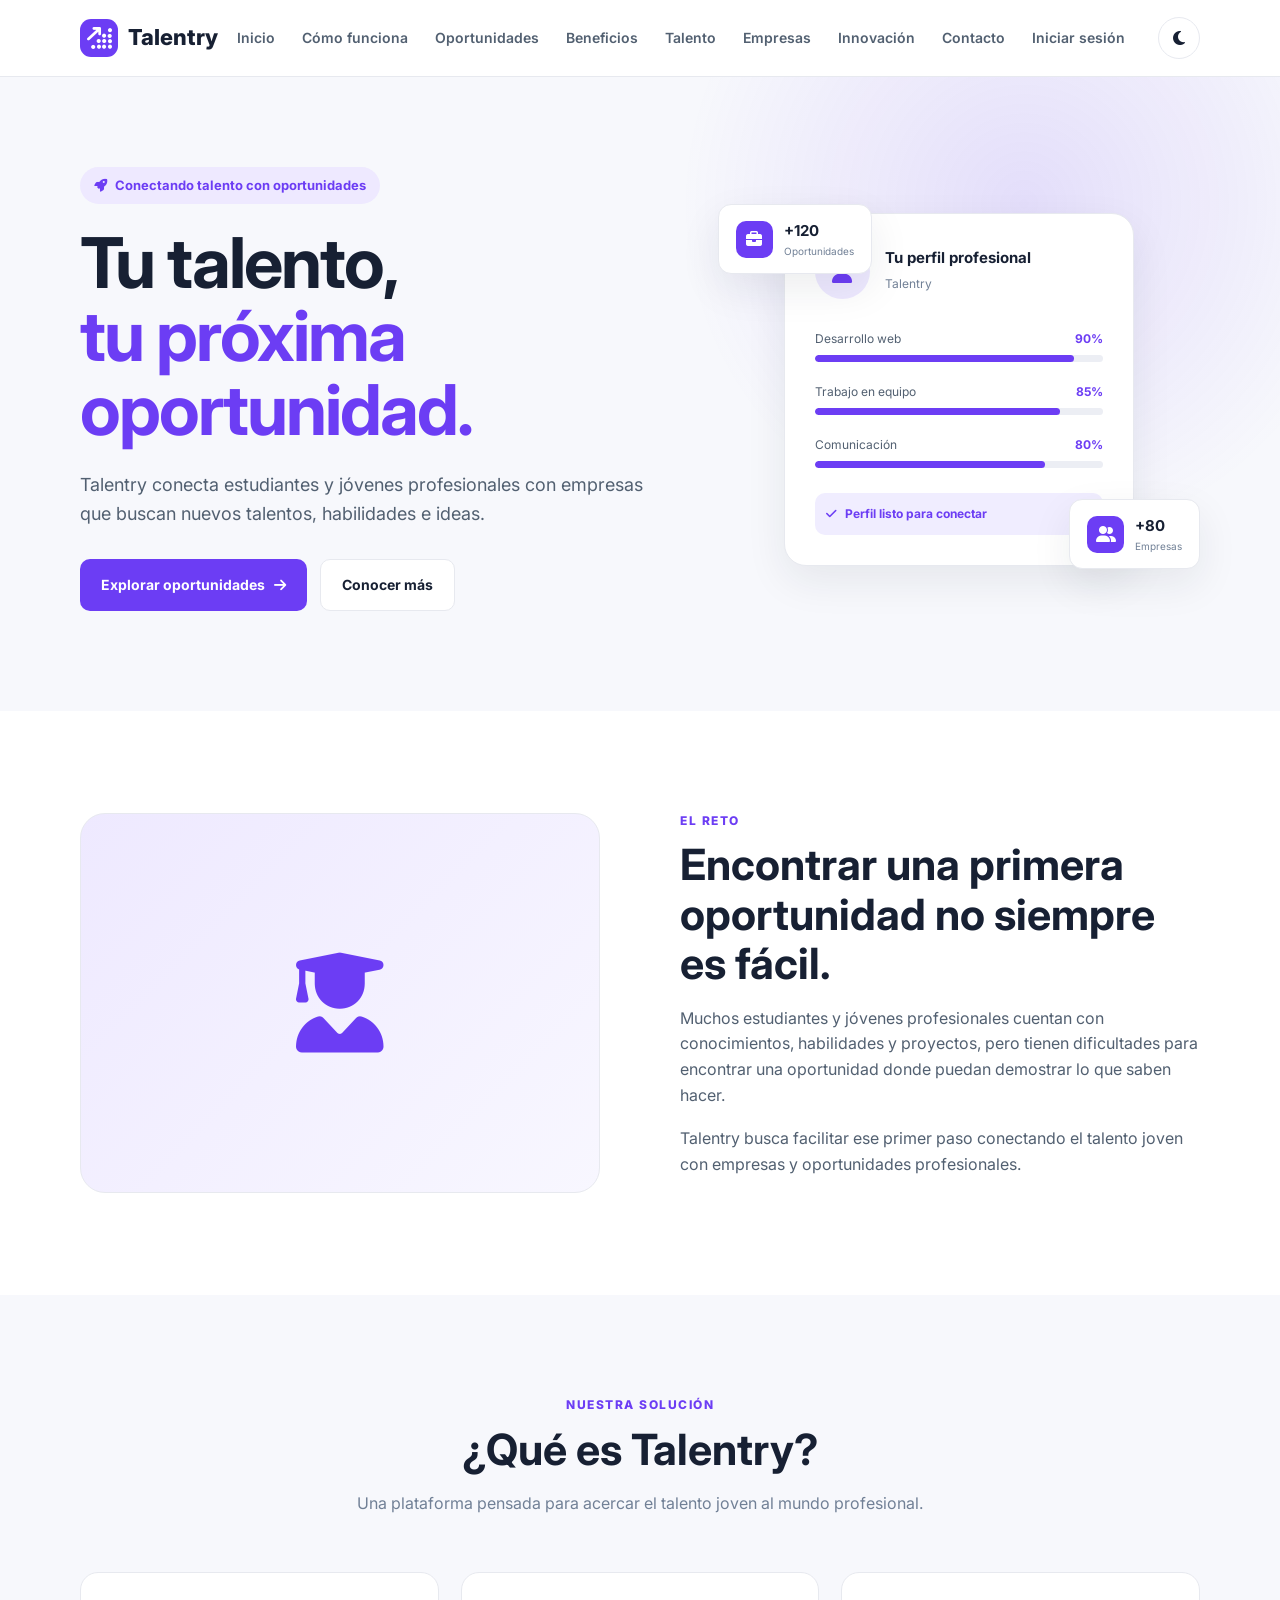
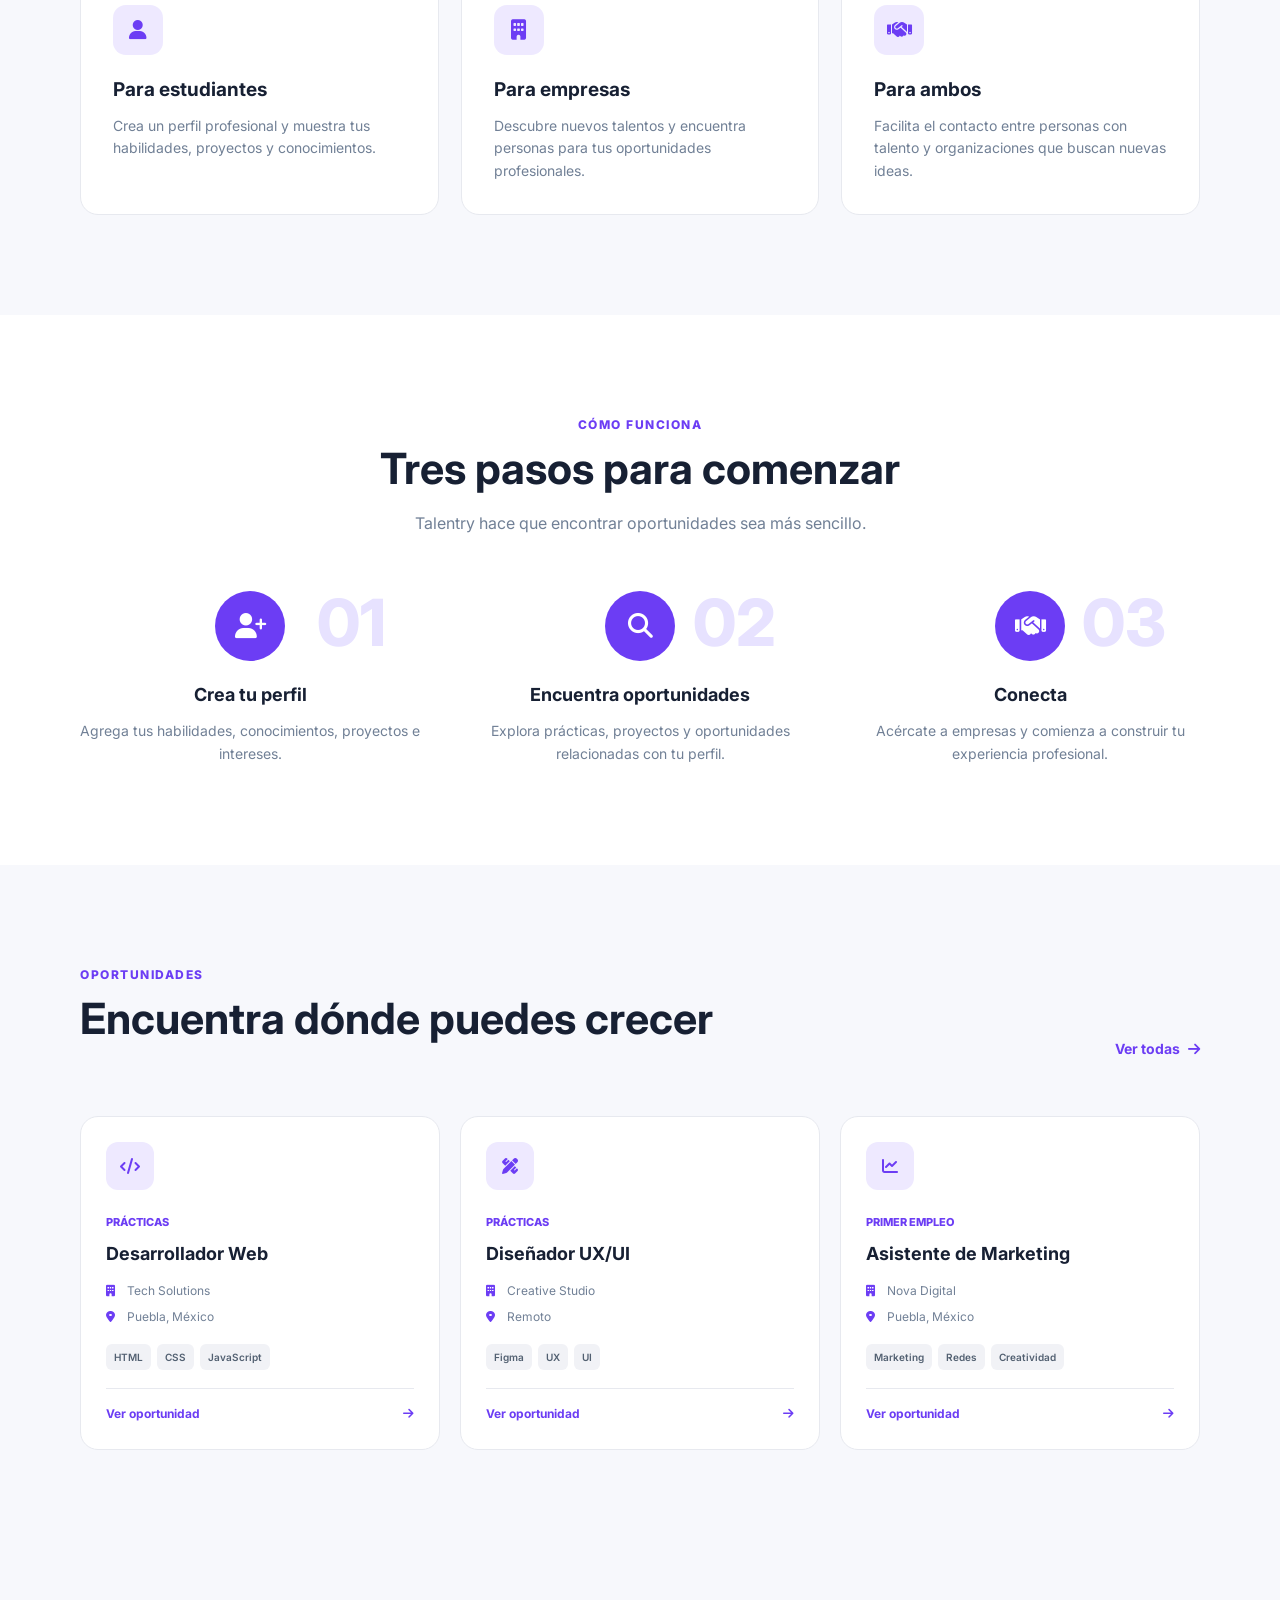
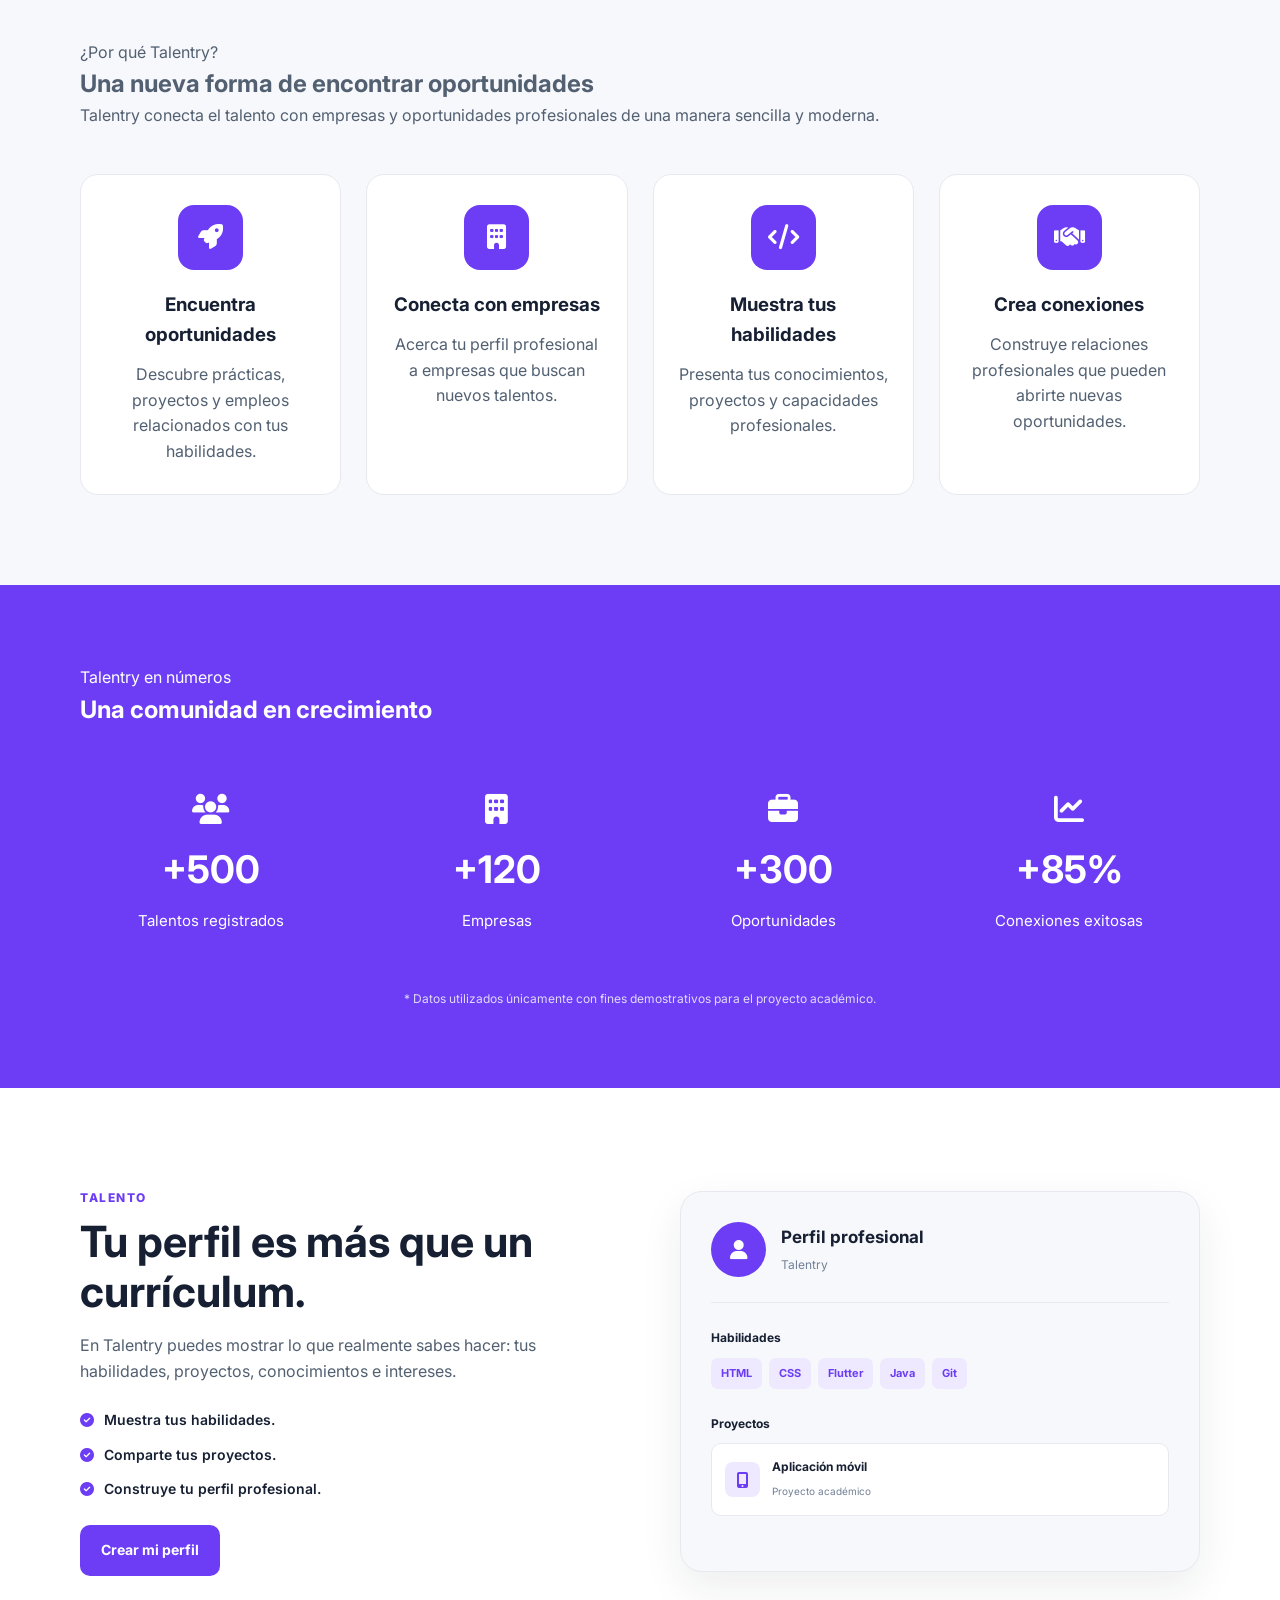
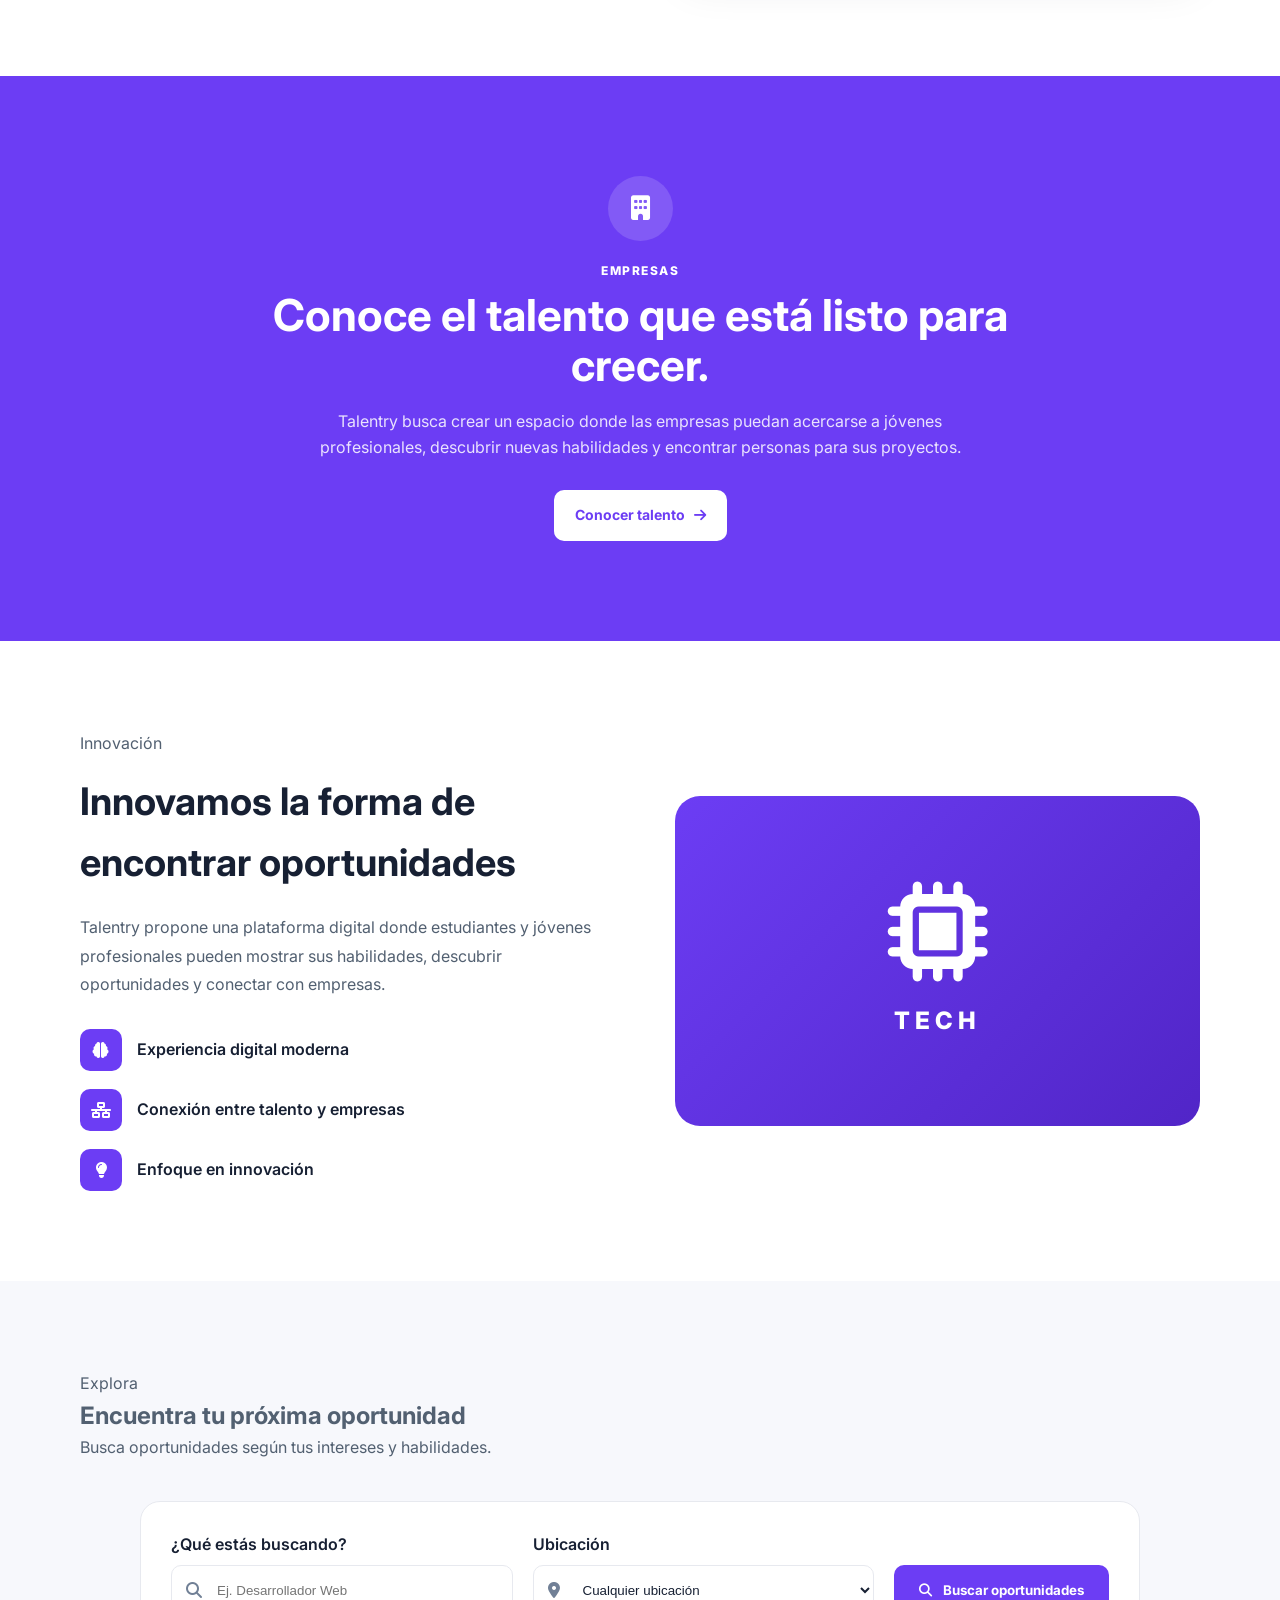
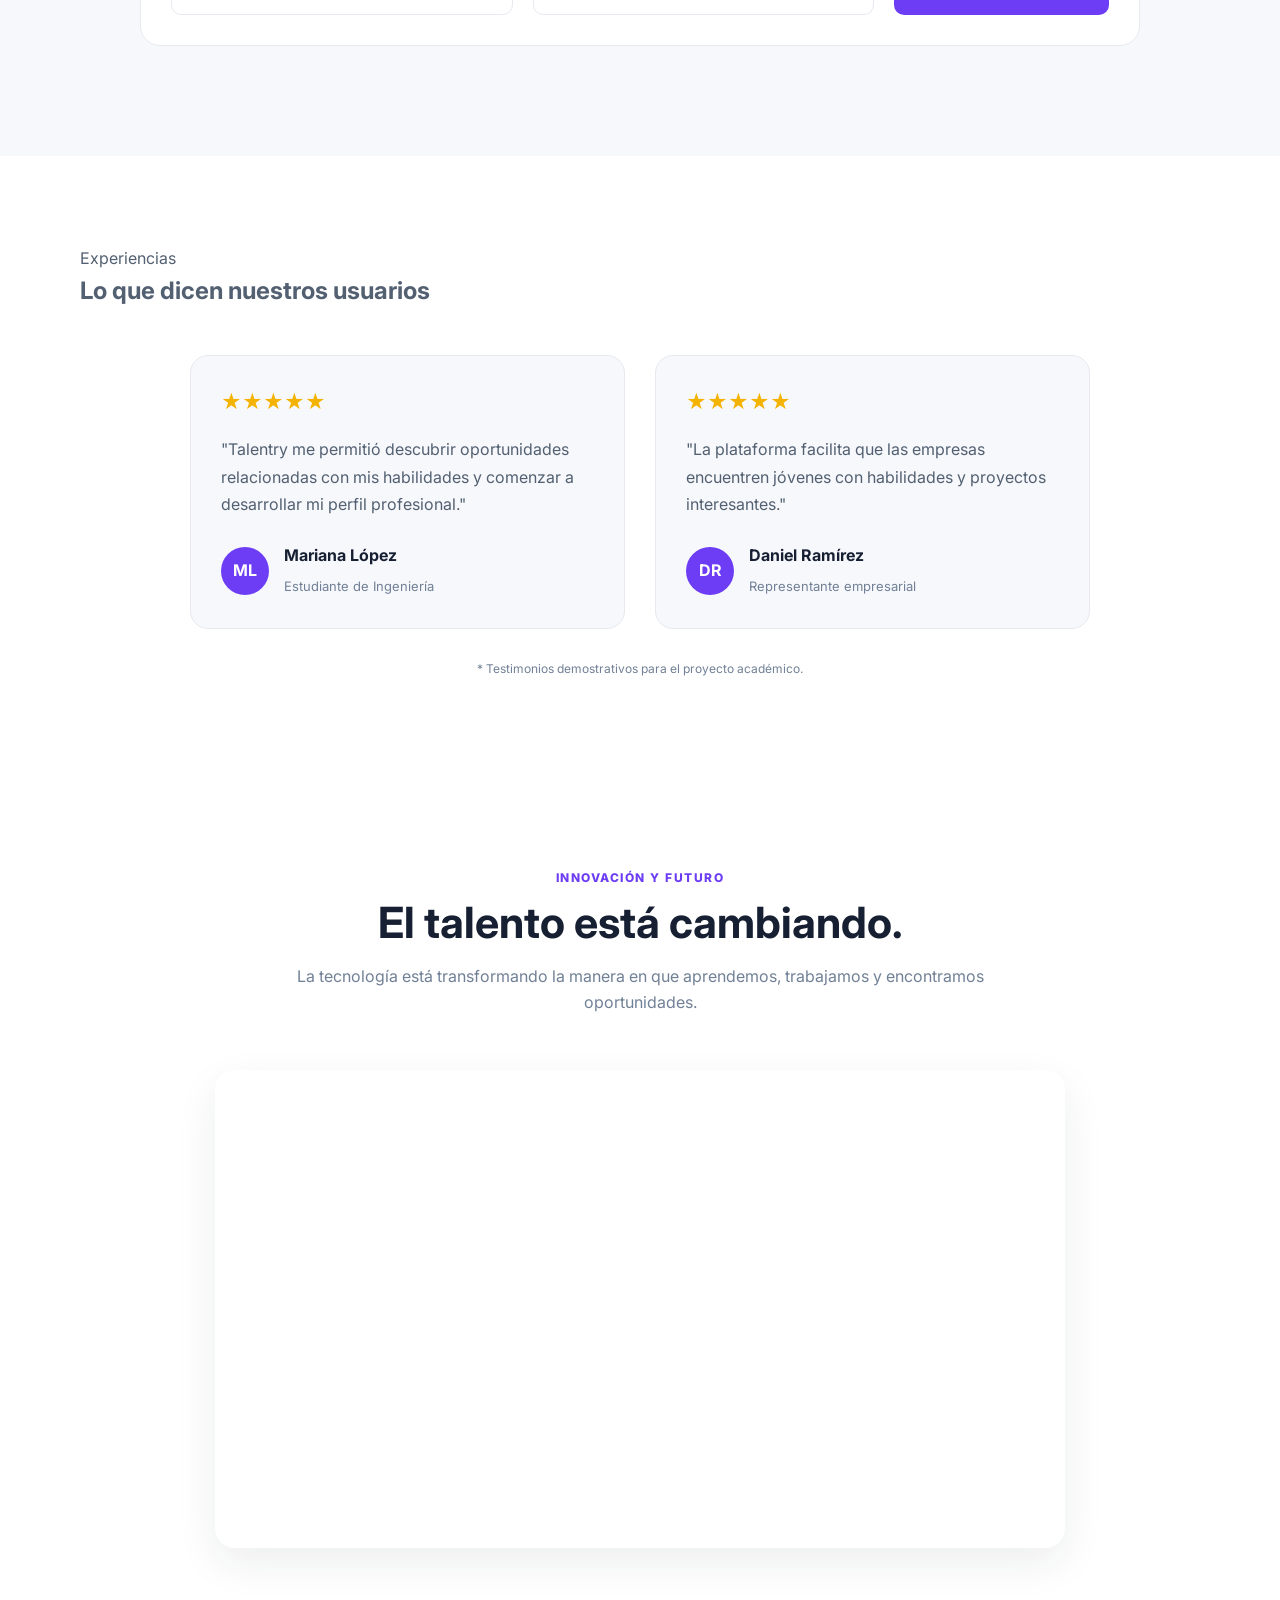
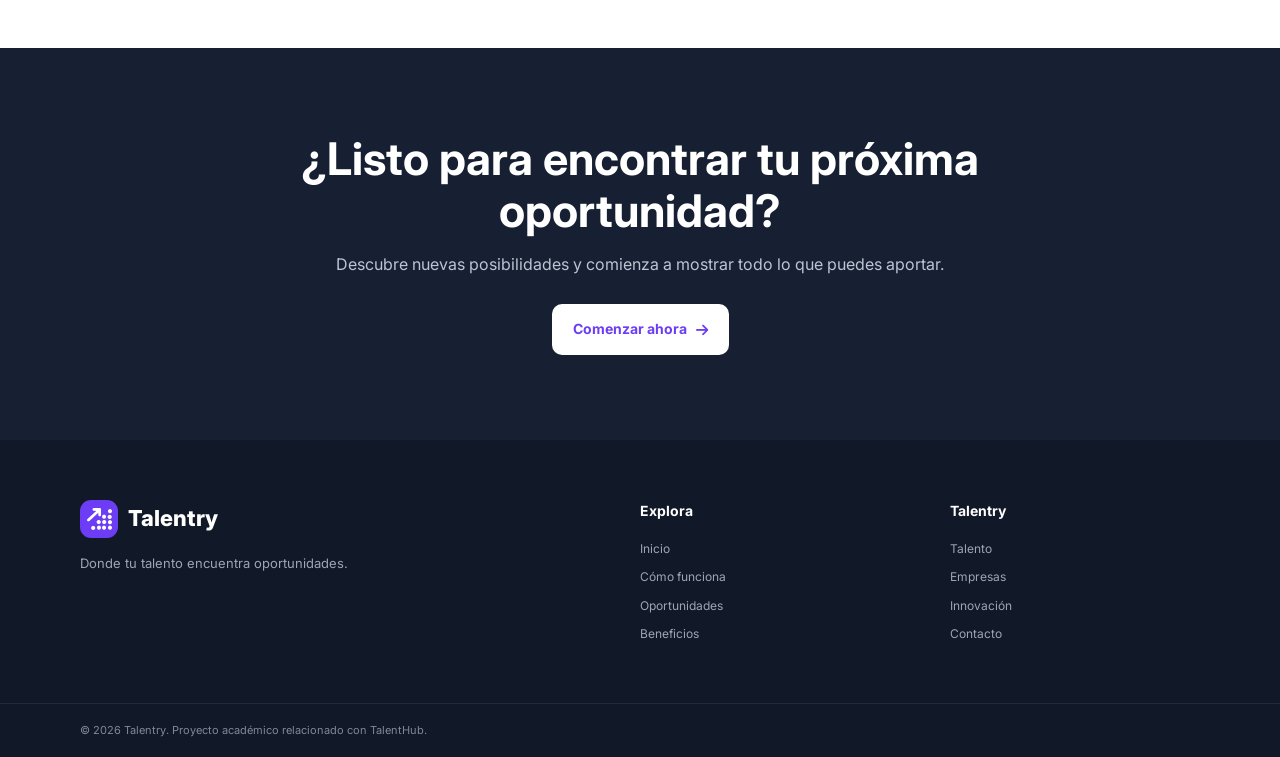
<file: index.html>
<!DOCTYPE html>
<html lang="es">
<head>
    <meta charset="UTF-8">
    <meta name="viewport" content="width=device-width, initial-scale=1.0">

    <title>Talentry | Donde tu talento encuentra oportunidades</title>

    <!-- Google Fonts -->
    <link rel="preconnect" href="https://fonts.googleapis.com">
    <link rel="preconnect" href="https://fonts.gstatic.com" crossorigin>
    <link href="https://fonts.googleapis.com/css2?family=Inter:wght@400;500;600;700;800&display=swap" rel="stylesheet">

    <!-- Font Awesome -->
    <link rel="stylesheet"
          href="https://cdnjs.cloudflare.com/ajax/libs/font-awesome/6.5.2/css/all.min.css">

    <!-- CSS -->
    <link rel="stylesheet" href="css/style.css">
    <link rel="manifest" href="manifest.json">
</head>

<body>

    <!-- ================= HEADER ================= -->
    <header class="header">

        <div class="container nav-container">

            <a href="#inicio" class="logo">
                <span class="logo-icon">
                    <i class="fa-solid fa-arrow-up-right-dots"></i>
                </span>
                <span>Talentry</span>
            </a>

            <nav class="nav" id="nav">

                <a href="#inicio">Inicio</a>
                <a href="paginas/como-funciona.html">Cómo funciona</a>
                <a href="paginas/oportunidades.html">Oportunidades</a>
                <a href="paginas/beneficios.html">Beneficios</a>
                <a href="paginas/talento.html">Talento</a>
                <a href="paginas/empresas.html">Empresas</a>
                <a href="paginas/innovacion.html">Innovación</a>
                <a href="paginas/contacto.html">Contacto</a>
                <a href="app.html">Iniciar sesión</a>

            </nav>

            <!-- MODO OSCURO -->
            <button class="theme-button"
                    id="themeButton"
                    aria-label="Cambiar modo oscuro">
                <i class="fa-solid fa-moon"></i>
            </button>

            <!-- MENÚ MÓVIL -->
            <button class="menu-button" id="menuButton">
                <i class="fa-solid fa-bars"></i>
            </button>

        </div>

    </header>


    <main>

        <!-- ================= HERO / HOME ================= -->
        <section class="hero" id="inicio">

            <div class="container hero-content">

                <div class="hero-text">

                    <span class="badge">
                        <i class="fa-solid fa-rocket"></i>
                        Conectando talento con oportunidades
                    </span>

                    <h1>
                        Tu talento,
                        <span>tu próxima oportunidad.</span>
                    </h1>

                    <p>
                        Talentry conecta estudiantes y jóvenes profesionales
                        con empresas que buscan nuevos talentos, habilidades
                        e ideas.
                    </p>

                    <div class="hero-buttons">

                        <a href="#oportunidades" class="btn btn-primary">
                            Explorar oportunidades
                            <i class="fa-solid fa-arrow-right"></i>
                        </a>

                        <a href="#como-funciona" class="btn btn-secondary">
                            Conocer más
                        </a>

                    </div>

                </div>


                <div class="hero-card">

                    <div class="floating-card card-one">

                        <i class="fa-solid fa-briefcase"></i>

                        <div>
                            <strong>+120</strong>
                            <small>Oportunidades</small>
                        </div>

                    </div>


                    <div class="profile-card">

                        <div class="profile-top">

                            <div class="profile-image">
                                <i class="fa-solid fa-user"></i>
                            </div>

                            <div>
                                <strong>Tu perfil profesional</strong>
                                <span>Talentry</span>
                            </div>

                        </div>


                        <div class="skill">

                            <div>
                                <span>Desarrollo web</span>
                                <strong>90%</strong>
                            </div>

                            <div class="progress">
                                <span style="width: 90%;"></span>
                            </div>

                        </div>


                        <div class="skill">

                            <div>
                                <span>Trabajo en equipo</span>
                                <strong>85%</strong>
                            </div>

                            <div class="progress">
                                <span style="width: 85%;"></span>
                            </div>

                        </div>


                        <div class="skill">

                            <div>
                                <span>Comunicación</span>
                                <strong>80%</strong>
                            </div>

                            <div class="progress">
                                <span style="width: 80%;"></span>
                            </div>

                        </div>


                        <div class="match">

                            <i class="fa-solid fa-check"></i>
                            Perfil listo para conectar

                        </div>

                    </div>


                    <div class="floating-card card-two">

                        <i class="fa-solid fa-user-group"></i>

                        <div>
                            <strong>+80</strong>
                            <small>Empresas</small>
                        </div>

                    </div>

                </div>

            </div>

        </section>


        <!-- ================= PROBLEMA ================= -->
        <section class="section problem">

            <div class="container two-columns">

                <div class="section-image">

                    <div class="image-box problem-image">

                        <i class="fa-solid fa-user-graduate"></i>

                    </div>

                </div>


                <div class="section-text">

                    <span class="section-label">
                        EL RETO
                    </span>

                    <h2>
                        Encontrar una primera oportunidad
                        no siempre es fácil.
                    </h2>

                    <p>
                        Muchos estudiantes y jóvenes profesionales cuentan
                        con conocimientos, habilidades y proyectos, pero
                        tienen dificultades para encontrar una oportunidad
                        donde puedan demostrar lo que saben hacer.
                    </p>

                    <p>
                        Talentry busca facilitar ese primer paso conectando
                        el talento joven con empresas y oportunidades
                        profesionales.
                    </p>

                </div>

            </div>

        </section>


        <!-- ================= SOLUCIÓN ================= -->
        <section class="section solution">

            <div class="container">

                <div class="section-heading">

                    <span class="section-label">
                        NUESTRA SOLUCIÓN
                    </span>

                    <h2>
                        ¿Qué es Talentry?
                    </h2>

                    <p>
                        Una plataforma pensada para acercar el talento joven
                        al mundo profesional.
                    </p>

                </div>


                <div class="solution-grid">

                    <div class="info-card">

                        <div class="icon">
                            <i class="fa-solid fa-user"></i>
                        </div>

                        <h3>
                            Para estudiantes
                        </h3>

                        <p>
                            Crea un perfil profesional y muestra tus
                            habilidades, proyectos y conocimientos.
                        </p>

                    </div>


                    <div class="info-card">

                        <div class="icon">
                            <i class="fa-solid fa-building"></i>
                        </div>

                        <h3>
                            Para empresas
                        </h3>

                        <p>
                            Descubre nuevos talentos y encuentra personas
                            para tus oportunidades profesionales.
                        </p>

                    </div>


                    <div class="info-card">

                        <div class="icon">
                            <i class="fa-solid fa-handshake"></i>
                        </div>

                        <h3>
                            Para ambos
                        </h3>

                        <p>
                            Facilita el contacto entre personas con talento
                            y organizaciones que buscan nuevas ideas.
                        </p>

                    </div>

                </div>

            </div>

        </section>


        <!-- ================= COMO FUNCIONA ================= -->
        <section class="section how" id="como-funciona">

            <div class="container">

                <div class="section-heading">

                    <span class="section-label">
                        CÓMO FUNCIONA
                    </span>

                    <h2>
                        Tres pasos para comenzar
                    </h2>

                    <p>
                        Talentry hace que encontrar oportunidades sea más
                        sencillo.
                    </p>

                </div>


                <div class="steps">

                    <div class="step">

                        <div class="step-number">
                            01
                        </div>

                        <div class="step-icon">
                            <i class="fa-solid fa-user-plus"></i>
                        </div>

                        <h3>
                            Crea tu perfil
                        </h3>

                        <p>
                            Agrega tus habilidades, conocimientos,
                            proyectos e intereses.
                        </p>

                    </div>


                    <div class="step">

                        <div class="step-number">
                            02
                        </div>

                        <div class="step-icon">
                            <i class="fa-solid fa-magnifying-glass"></i>
                        </div>

                        <h3>
                            Encuentra oportunidades
                        </h3>

                        <p>
                            Explora prácticas, proyectos y oportunidades
                            relacionadas con tu perfil.
                        </p>

                    </div>


                    <div class="step">

                        <div class="step-number">
                            03
                        </div>

                        <div class="step-icon">
                            <i class="fa-solid fa-handshake"></i>
                        </div>

                        <h3>
                            Conecta
                        </h3>

                        <p>
                            Acércate a empresas y comienza a construir
                            tu experiencia profesional.
                        </p>

                    </div>

                </div>

            </div>

        </section>


        <!-- ================= OPORTUNIDADES ================= -->
        <section class="section opportunities" id="oportunidades">

            <div class="container">

                <div class="section-heading heading-row">

                    <div>

                        <span class="section-label">
                            OPORTUNIDADES
                        </span>

                        <h2>
                            Encuentra dónde puedes crecer
                        </h2>

                    </div>

                    <a href="#buscar" class="text-link">

                        Ver todas

                        <i class="fa-solid fa-arrow-right"></i>

                    </a>

                </div>


                <div class="jobs-grid">

                    <!-- OPORTUNIDAD 1 -->
                    <article class="job-card">

                        <div class="job-icon">
                            <i class="fa-solid fa-code"></i>
                        </div>

                        <span class="job-type">
                            Prácticas
                        </span>

                        <h3>
                            Desarrollador Web
                        </h3>

                        <p class="company">

                            <i class="fa-solid fa-building"></i>

                            Tech Solutions

                        </p>

                        <p class="location">

                            <i class="fa-solid fa-location-dot"></i>

                            Puebla, México

                        </p>

                        <div class="tags">

                            <span>HTML</span>
                            <span>CSS</span>
                            <span>JavaScript</span>

                        </div>

                        <a href="#buscar" class="job-link">

                            Ver oportunidad

                            <i class="fa-solid fa-arrow-right"></i>

                        </a>

                    </article>


                    <!-- OPORTUNIDAD 2 -->
                    <article class="job-card">

                        <div class="job-icon">
                            <i class="fa-solid fa-pen-ruler"></i>
                        </div>

                        <span class="job-type">
                            Prácticas
                        </span>

                        <h3>
                            Diseñador UX/UI
                        </h3>

                        <p class="company">

                            <i class="fa-solid fa-building"></i>

                            Creative Studio

                        </p>

                        <p class="location">

                            <i class="fa-solid fa-location-dot"></i>

                            Remoto

                        </p>

                        <div class="tags">

                            <span>Figma</span>
                            <span>UX</span>
                            <span>UI</span>

                        </div>

                        <a href="#buscar" class="job-link">

                            Ver oportunidad

                            <i class="fa-solid fa-arrow-right"></i>

                        </a>

                    </article>


                    <!-- OPORTUNIDAD 3 -->
                    <article class="job-card">

                        <div class="job-icon">
                            <i class="fa-solid fa-chart-line"></i>
                        </div>

                        <span class="job-type">
                            Primer empleo
                        </span>

                        <h3>
                            Asistente de Marketing
                        </h3>

                        <p class="company">

                            <i class="fa-solid fa-building"></i>

                            Nova Digital

                        </p>

                        <p class="location">

                            <i class="fa-solid fa-location-dot"></i>

                            Puebla, México

                        </p>

                        <div class="tags">

                            <span>Marketing</span>
                            <span>Redes</span>
                            <span>Creatividad</span>

                        </div>

                        <a href="#buscar" class="job-link">

                            Ver oportunidad

                            <i class="fa-solid fa-arrow-right"></i>

                        </a>

                    </article>

                </div>

            </div>

        </section>


        <!-- ================================================= -->
        <!-- SECCIONES NUEVAS -->
        <!-- ================================================= -->

        <!-- BENEFICIOS -->
        <div id="beneficios-container"></div>


        <!-- ESTADÍSTICAS -->
        <div id="estadisticas-container"></div>


        <!-- ================= TALENTO ================= -->
        <section class="section talent" id="talento">

            <div class="container two-columns">

                <div class="section-text">

                    <span class="section-label">
                        TALENTO
                    </span>

                    <h2>
                        Tu perfil es más que un currículum.
                    </h2>

                    <p>
                        En Talentry puedes mostrar lo que realmente sabes
                        hacer: tus habilidades, proyectos, conocimientos
                        e intereses.
                    </p>


                    <ul class="check-list">

                        <li>
                            <i class="fa-solid fa-circle-check"></i>
                            Muestra tus habilidades.
                        </li>

                        <li>
                            <i class="fa-solid fa-circle-check"></i>
                            Comparte tus proyectos.
                        </li>

                        <li>
                            <i class="fa-solid fa-circle-check"></i>
                            Construye tu perfil profesional.
                        </li>

                    </ul>


                    <a href="app.html?tab=registro" class="btn btn-primary">
                        Crear mi perfil
                    </a>

                </div>


                <div class="talent-card">

                    <div class="talent-header">

                        <div class="avatar">
                            <i class="fa-solid fa-user"></i>
                        </div>

                        <div>

                            <h3>
                                Perfil profesional
                            </h3>

                            <span>
                                Talentry
                            </span>

                        </div>

                    </div>


                    <div class="profile-info">

                        <span>
                            Habilidades
                        </span>

                        <div class="skill-tags">

                            <span>HTML</span>
                            <span>CSS</span>
                            <span>Flutter</span>
                            <span>Java</span>
                            <span>Git</span>

                        </div>

                    </div>


                    <div class="profile-info">

                        <span>
                            Proyectos
                        </span>

                        <div class="project-mini">

                            <i class="fa-solid fa-mobile-screen-button"></i>

                            <div>

                                <strong>
                                    Aplicación móvil
                                </strong>

                                <small>
                                    Proyecto académico
                                </small>

                            </div>

                        </div>

                    </div>

                </div>

            </div>

        </section>


        <!-- ================= EMPRESAS ================= -->
        <section class="section companies" id="empresas">

            <div class="container company-content">

                <div class="company-icon">

                    <i class="fa-solid fa-building"></i>

                </div>

                <span class="section-label">
                    EMPRESAS
                </span>

                <h2>
                    Conoce el talento que está listo para crecer.
                </h2>

                <p>
                    Talentry busca crear un espacio donde las empresas puedan
                    acercarse a jóvenes profesionales, descubrir nuevas
                    habilidades y encontrar personas para sus proyectos.
                </p>

                <a href="#buscar" class="btn btn-light">

                    Conocer talento

                    <i class="fa-solid fa-arrow-right"></i>

                </a>

            </div>

        </section>


        <!-- INNOVACIÓN -->
        <div id="innovacion-container"></div>


        <!-- BUSCADOR -->
        <div id="buscador-container"></div>


        <!-- TESTIMONIOS -->
        <div id="testimonios-container"></div>


        <!-- ================= VIDEO ================= -->
        <section class="section video-section">

            <div class="container">

                <div class="section-heading">

                    <span class="section-label">
                        INNOVACIÓN Y FUTURO
                    </span>

                    <h2>
                        El talento está cambiando.
                    </h2>

                    <p>
                        La tecnología está transformando la manera en que
                        aprendemos, trabajamos y encontramos oportunidades.
                    </p>

                </div>


                <div class="video-container">

                    <iframe
                        src="https://www.youtube.com/embed/5Izihr4BCbo"
                        title="Video sobre tecnología e innovación"
                        allow="accelerometer; autoplay; clipboard-write; encrypted-media; gyroscope; picture-in-picture; web-share"
                        allowfullscreen>
                    </iframe>

                </div>

            </div>

        </section>


        <!-- ================= CTA ================= -->
        <section class="cta" id="contacto">

            <div class="container cta-content">

                <h2>
                    ¿Listo para encontrar tu próxima oportunidad?
                </h2>

                <p>
                    Descubre nuevas posibilidades y comienza a mostrar
                    todo lo que puedes aportar.
                </p>

                <a href="app.html?tab=registro" class="btn btn-light">

                    Comenzar ahora

                    <i class="fa-solid fa-arrow-right"></i>

                </a>

            </div>

        </section>

    </main>


      <!-- ================= FOOTER ================= -->
    <footer class="footer">

        <div class="container footer-content">

            <div class="footer-brand">

                <a href="#inicio" class="logo footer-logo">

                    <span class="logo-icon">
                        <i class="fa-solid fa-arrow-up-right-dots"></i>
                    </span>

                    <span>
                        Talentry
                    </span>

                </a>

                <p>
                    Donde tu talento encuentra oportunidades.
                </p>

            </div>


            <div class="footer-links">

                <h4>
                    Explora
                </h4>

                <a href="#inicio">
                    Inicio
                </a>

                <a href="paginas/como-funciona.html">
                    Cómo funciona
                </a>

                <a href="paginas/oportunidades.html">
                    Oportunidades
                </a>

                <a href="paginas/beneficios.html">
                    Beneficios
                </a>

            </div>


            <div class="footer-links">

                <h4>
                    Talentry
                </h4>

                <a href="paginas/talento.html">
                    Talento
                </a>

                <a href="paginas/empresas.html">
                    Empresas
                </a>

                <a href="paginas/innovacion.html">
                    Innovación
                </a>

                <a href="paginas/contacto.html">
                    Contacto
                </a>

            </div>

        </div>


        <div class="footer-bottom">

            <div class="container">

                <p>
                    © 2026 Talentry. Proyecto académico relacionado con TalentHub.
                </p>

            </div>

        </div>

    </footer>


    <!-- ================= JAVASCRIPT ================= -->
    <script src="js/script.js"></script>

    <!-- Service Worker -->
    <script>
        if ("serviceWorker" in navigator) {
            window.addEventListener("load", () => {
                navigator.serviceWorker.register("./service-worker.js")
                    .then(() => {
                        console.log("Service Worker registrado correctamente");
                    })
                    .catch((error) => {
                        console.error("Error al registrar el Service Worker:", error);
                    });
            });
        }
    </script>

    <!-- Talentry - GitHub Pages -->
</body>
</html>
</file>
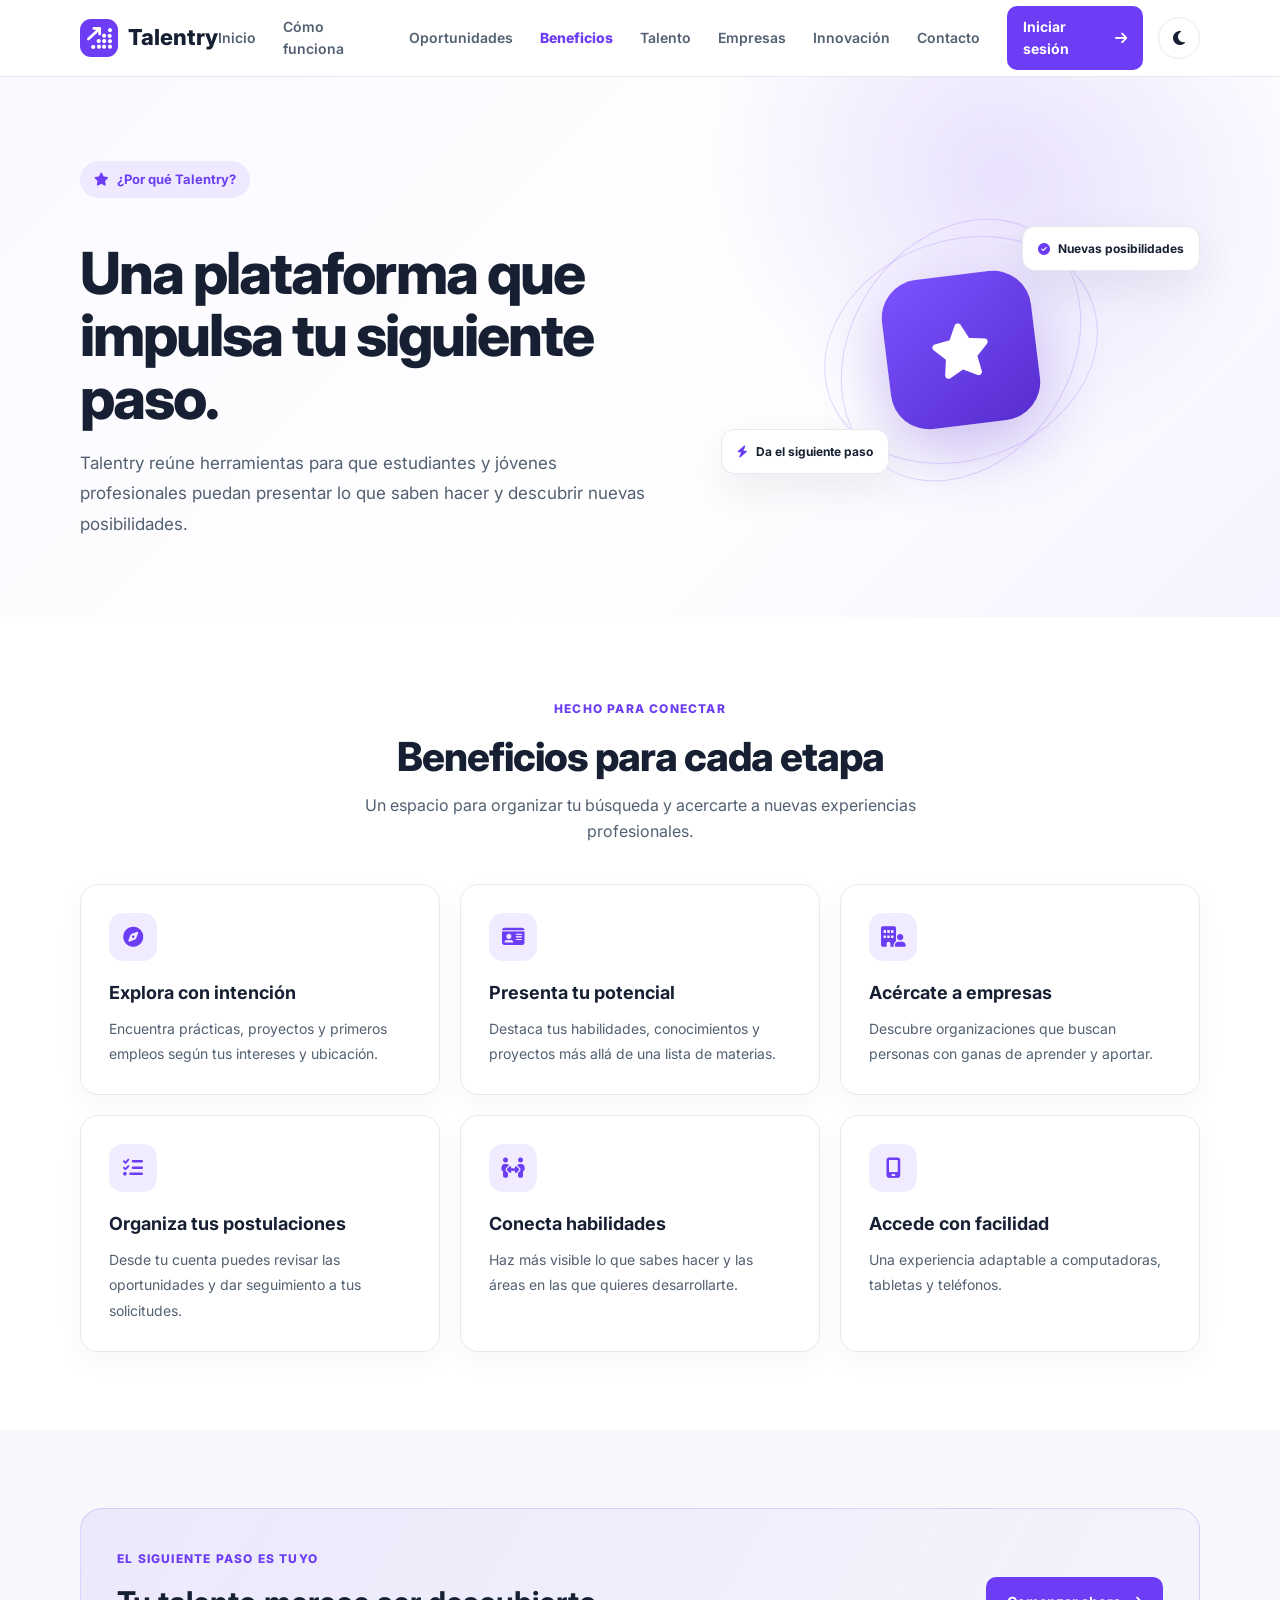
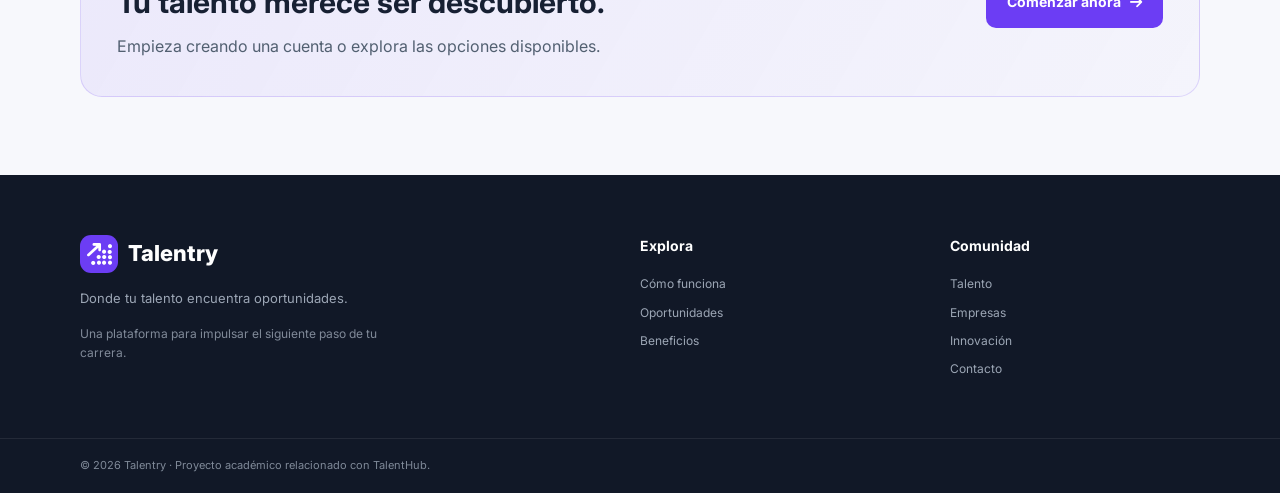
<file: paginas/beneficios.html>
<!DOCTYPE html><html lang="es"><head><meta charset="UTF-8"><meta name="viewport" content="width=device-width, initial-scale=1.0"><meta name="theme-color" content="#6c3df4"><meta name="description" content="Talentry conecta estudiantes, jóvenes profesionales y empresas con oportunidades de crecimiento."><title>Beneficios | Talentry</title><link rel="preconnect" href="https://fonts.googleapis.com"><link rel="preconnect" href="https://fonts.gstatic.com" crossorigin><link href="https://fonts.googleapis.com/css2?family=Inter:wght@400;500;600;700;800&display=swap" rel="stylesheet"><link rel="stylesheet" href="https://cdnjs.cloudflare.com/ajax/libs/font-awesome/6.5.2/css/all.min.css"><link rel="stylesheet" href="../css/style.css"><link rel="stylesheet" href="../css/pages.css"><link rel="manifest" href="../manifest.json"></head><body><header class="header"><div class="container nav-container">
<a href="../index.html" class="logo"><span class="logo-icon"><i class="fa-solid fa-arrow-up-right-dots"></i></span><span>Talentry</span></a>
<nav class="nav" id="pageNav"><a href="../index.html">Inicio</a><a href="como-funciona.html">Cómo funciona</a><a href="oportunidades.html">Oportunidades</a><a href="beneficios.html" aria-current="page" class="active">Beneficios</a><a href="talento.html">Talento</a><a href="empresas.html">Empresas</a><a href="innovacion.html">Innovación</a><a href="contacto.html">Contacto</a><a class="nav-cta" href="../app.html">Iniciar sesión <i class="fa-solid fa-arrow-right"></i></a></nav>
<button class="theme-button" id="themeButton" aria-label="Cambiar modo de color"><i class="fa-solid fa-moon"></i></button>
<button class="menu-button" id="menuButton" aria-label="Abrir menú" aria-expanded="false"><i class="fa-solid fa-bars"></i></button>
</div></header><main><section class="page-hero"><div class="container page-hero-grid"><div><span class="badge"><i class="fa-solid fa-star"></i> ¿Por qué Talentry?</span><h1>Una plataforma que impulsa tu siguiente paso.</h1><p>Talentry reúne herramientas para que estudiantes y jóvenes profesionales puedan presentar lo que saben hacer y descubrir nuevas posibilidades.</p></div><div class="page-hero-art"><div class="art-orbit orbit-one"></div><div class="art-orbit orbit-two"></div><div class="art-icon"><i class="fa-solid fa-star"></i></div><span class="art-chip chip-top"><i class="fa-solid fa-check-circle"></i> Nuevas posibilidades</span><span class="art-chip chip-bottom"><i class="fa-solid fa-bolt"></i> Da el siguiente paso</span></div></div></section><section class="page-section"><div class="container"><div class="section-header"><span class="section-tag">Hecho para conectar</span><h2>Beneficios para cada etapa</h2><p>Un espacio para organizar tu búsqueda y acercarte a nuevas experiencias profesionales.</p></div><div class="feature-grid three"><article class="feature-card"><div class="feature-icon"><i class="fa-solid fa-compass"></i></div><h3>Explora con intención</h3><p>Encuentra prácticas, proyectos y primeros empleos según tus intereses y ubicación.</p></article><article class="feature-card"><div class="feature-icon"><i class="fa-solid fa-id-card"></i></div><h3>Presenta tu potencial</h3><p>Destaca tus habilidades, conocimientos y proyectos más allá de una lista de materias.</p></article><article class="feature-card"><div class="feature-icon"><i class="fa-solid fa-building-user"></i></div><h3>Acércate a empresas</h3><p>Descubre organizaciones que buscan personas con ganas de aprender y aportar.</p></article><article class="feature-card"><div class="feature-icon"><i class="fa-solid fa-list-check"></i></div><h3>Organiza tus postulaciones</h3><p>Desde tu cuenta puedes revisar las oportunidades y dar seguimiento a tus solicitudes.</p></article><article class="feature-card"><div class="feature-icon"><i class="fa-solid fa-people-arrows-left-right"></i></div><h3>Conecta habilidades</h3><p>Haz más visible lo que sabes hacer y las áreas en las que quieres desarrollarte.</p></article><article class="feature-card"><div class="feature-icon"><i class="fa-solid fa-mobile-screen"></i></div><h3>Accede con facilidad</h3><p>Una experiencia adaptable a computadoras, tabletas y teléfonos.</p></article></div></div></section><section class="page-section soft-section"><div class="container callout"><div><span class="section-tag">El siguiente paso es tuyo</span><h2>Tu talento merece ser descubierto.</h2><p>Empieza creando una cuenta o explora las opciones disponibles.</p></div><a class="btn btn-primary" href="../app.html?tab=registro">Comenzar ahora <i class="fa-solid fa-arrow-right"></i></a></div></section></main><footer class="footer"><div class="container footer-content"><div class="footer-brand"><a href="../index.html" class="logo footer-logo"><span class="logo-icon"><i class="fa-solid fa-arrow-up-right-dots"></i></span><span>Talentry</span></a><p>Donde tu talento encuentra oportunidades.</p><p class="footer-small">Una plataforma para impulsar el siguiente paso de tu carrera.</p></div><div class="footer-links"><h4>Explora</h4><a href="como-funciona.html">Cómo funciona</a><a href="oportunidades.html">Oportunidades</a><a href="beneficios.html">Beneficios</a></div><div class="footer-links"><h4>Comunidad</h4><a href="talento.html">Talento</a><a href="empresas.html">Empresas</a><a href="innovacion.html">Innovación</a><a href="contacto.html">Contacto</a></div></div><div class="footer-bottom"><div class="container"><p>© 2026 Talentry · Proyecto académico relacionado con TalentHub.</p></div></div></footer><script src="../js/pages.js"></script></body></html>
</file>
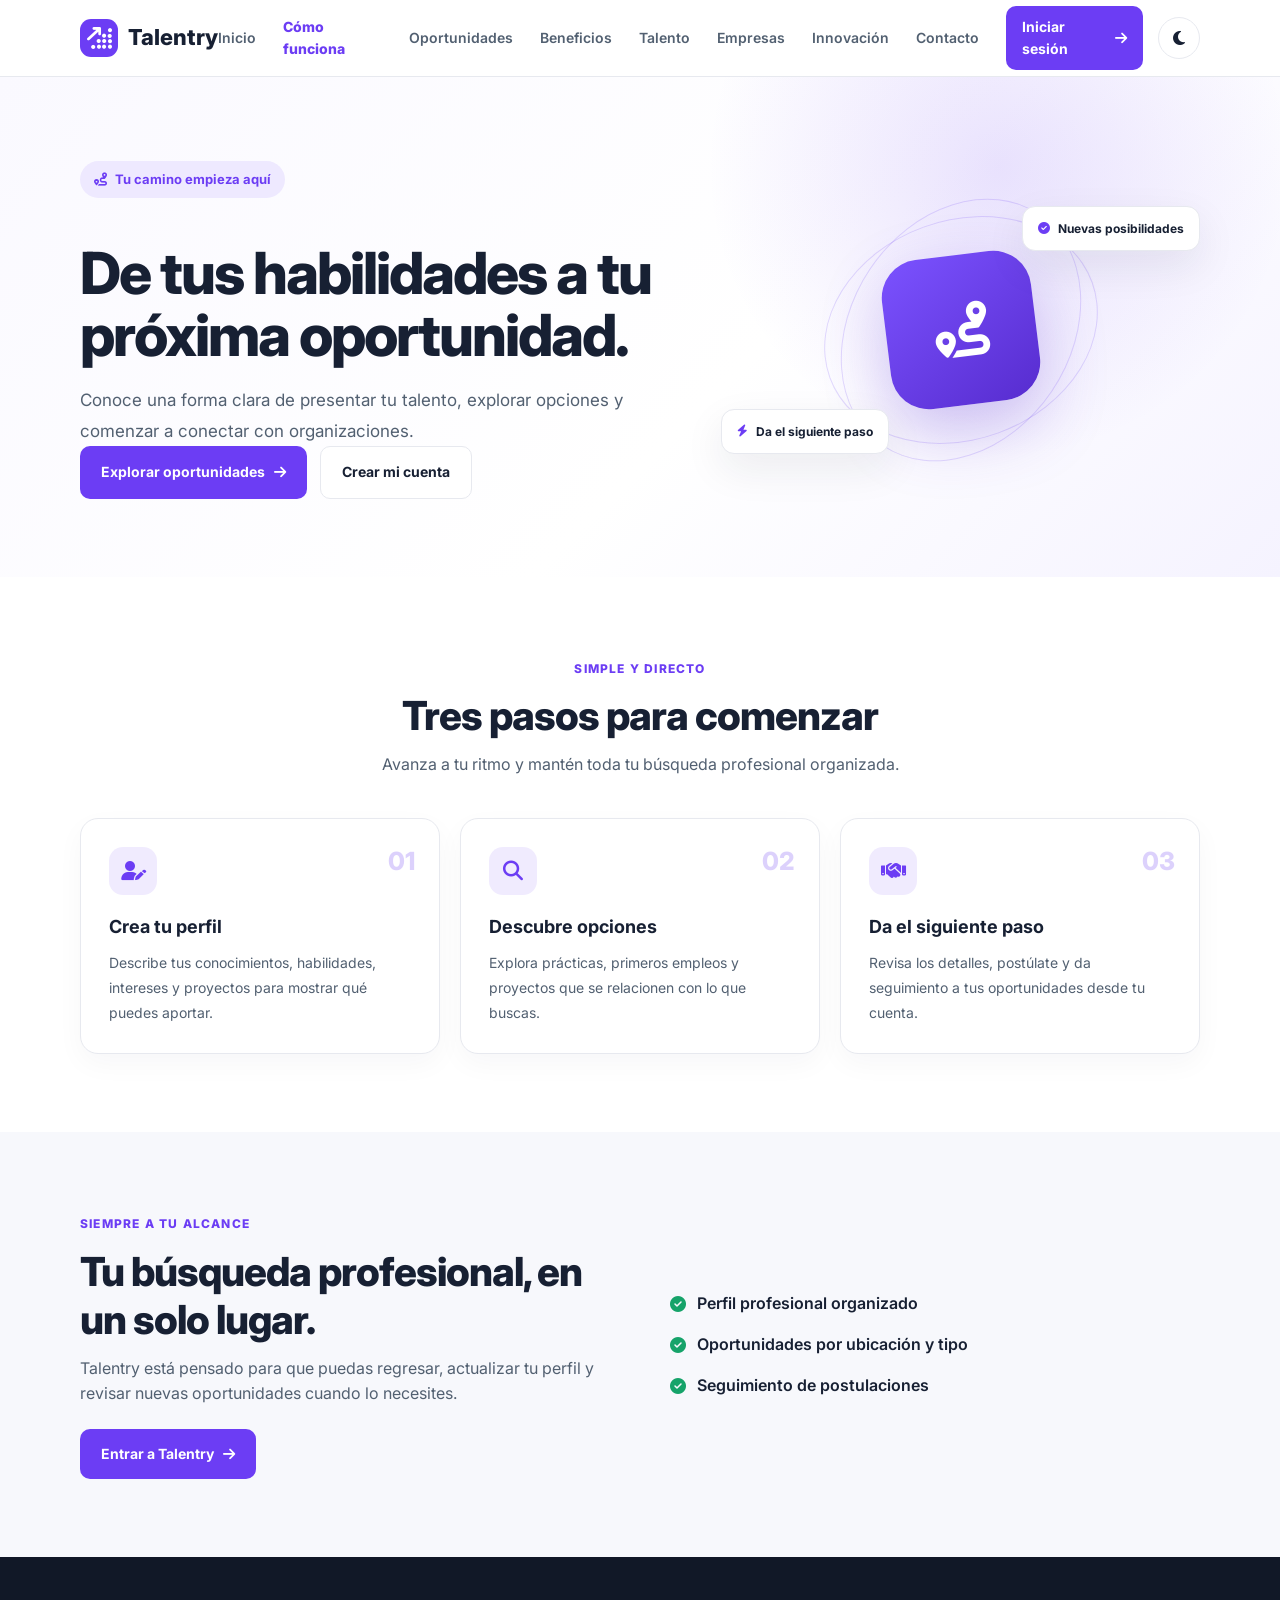
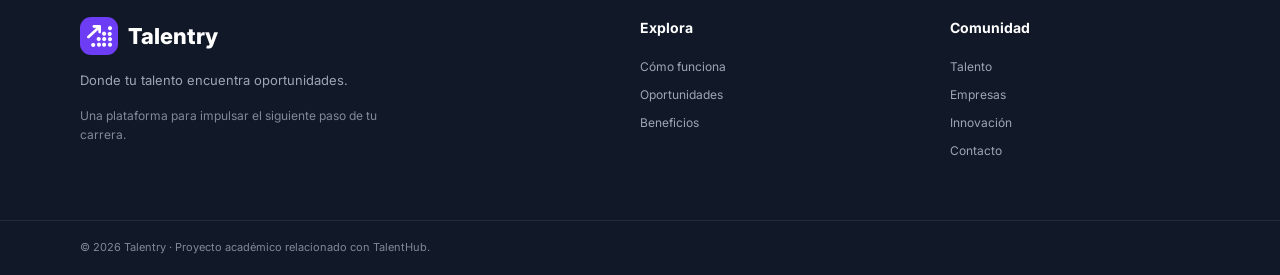
<file: paginas/como-funciona.html>
<!DOCTYPE html><html lang="es"><head><meta charset="UTF-8"><meta name="viewport" content="width=device-width, initial-scale=1.0"><meta name="theme-color" content="#6c3df4"><meta name="description" content="Talentry conecta estudiantes, jóvenes profesionales y empresas con oportunidades de crecimiento."><title>Cómo funciona | Talentry</title><link rel="preconnect" href="https://fonts.googleapis.com"><link rel="preconnect" href="https://fonts.gstatic.com" crossorigin><link href="https://fonts.googleapis.com/css2?family=Inter:wght@400;500;600;700;800&display=swap" rel="stylesheet"><link rel="stylesheet" href="https://cdnjs.cloudflare.com/ajax/libs/font-awesome/6.5.2/css/all.min.css"><link rel="stylesheet" href="../css/style.css"><link rel="stylesheet" href="../css/pages.css"><link rel="manifest" href="../manifest.json"></head><body><header class="header"><div class="container nav-container">
<a href="../index.html" class="logo"><span class="logo-icon"><i class="fa-solid fa-arrow-up-right-dots"></i></span><span>Talentry</span></a>
<nav class="nav" id="pageNav"><a href="../index.html">Inicio</a><a href="como-funciona.html" aria-current="page" class="active">Cómo funciona</a><a href="oportunidades.html">Oportunidades</a><a href="beneficios.html">Beneficios</a><a href="talento.html">Talento</a><a href="empresas.html">Empresas</a><a href="innovacion.html">Innovación</a><a href="contacto.html">Contacto</a><a class="nav-cta" href="../app.html">Iniciar sesión <i class="fa-solid fa-arrow-right"></i></a></nav>
<button class="theme-button" id="themeButton" aria-label="Cambiar modo de color"><i class="fa-solid fa-moon"></i></button>
<button class="menu-button" id="menuButton" aria-label="Abrir menú" aria-expanded="false"><i class="fa-solid fa-bars"></i></button>
</div></header><main><section class="page-hero"><div class="container page-hero-grid"><div><span class="badge"><i class="fa-solid fa-route"></i> Tu camino empieza aquí</span><h1>De tus habilidades a tu próxima oportunidad.</h1><p>Conoce una forma clara de presentar tu talento, explorar opciones y comenzar a conectar con organizaciones.</p><div class="hero-buttons"><a class="btn btn-primary" href="oportunidades.html">Explorar oportunidades <i class="fa-solid fa-arrow-right"></i></a><a class="btn btn-secondary" href="../app.html?tab=registro">Crear mi cuenta</a></div></div><div class="page-hero-art"><div class="art-orbit orbit-one"></div><div class="art-orbit orbit-two"></div><div class="art-icon"><i class="fa-solid fa-route"></i></div><span class="art-chip chip-top"><i class="fa-solid fa-check-circle"></i> Nuevas posibilidades</span><span class="art-chip chip-bottom"><i class="fa-solid fa-bolt"></i> Da el siguiente paso</span></div></div></section><section class="page-section"><div class="container"><div class="section-header"><span class="section-tag">Simple y directo</span><h2>Tres pasos para comenzar</h2><p>Avanza a tu ritmo y mantén toda tu búsqueda profesional organizada.</p></div><div class="feature-grid three"><article class="feature-card"><span class="step-number">01</span><div class="feature-icon"><i class="fa-solid fa-user-pen"></i></div><h3>Crea tu perfil</h3><p>Describe tus conocimientos, habilidades, intereses y proyectos para mostrar qué puedes aportar.</p></article><article class="feature-card"><span class="step-number">02</span><div class="feature-icon"><i class="fa-solid fa-magnifying-glass"></i></div><h3>Descubre opciones</h3><p>Explora prácticas, primeros empleos y proyectos que se relacionen con lo que buscas.</p></article><article class="feature-card"><span class="step-number">03</span><div class="feature-icon"><i class="fa-solid fa-handshake"></i></div><h3>Da el siguiente paso</h3><p>Revisa los detalles, postúlate y da seguimiento a tus oportunidades desde tu cuenta.</p></article></div></div></section><section class="page-section soft-section"><div class="container split-panel"><div><span class="section-tag">Siempre a tu alcance</span><h2>Tu búsqueda profesional, en un solo lugar.</h2><p>Talentry está pensado para que puedas regresar, actualizar tu perfil y revisar nuevas oportunidades cuando lo necesites.</p><a class="btn btn-primary" href="../app.html">Entrar a Talentry <i class="fa-solid fa-arrow-right"></i></a></div><div class="check-list"><p><i class="fa-solid fa-circle-check"></i> Perfil profesional organizado</p><p><i class="fa-solid fa-circle-check"></i> Oportunidades por ubicación y tipo</p><p><i class="fa-solid fa-circle-check"></i> Seguimiento de postulaciones</p></div></div></section></main><footer class="footer"><div class="container footer-content"><div class="footer-brand"><a href="../index.html" class="logo footer-logo"><span class="logo-icon"><i class="fa-solid fa-arrow-up-right-dots"></i></span><span>Talentry</span></a><p>Donde tu talento encuentra oportunidades.</p><p class="footer-small">Una plataforma para impulsar el siguiente paso de tu carrera.</p></div><div class="footer-links"><h4>Explora</h4><a href="como-funciona.html">Cómo funciona</a><a href="oportunidades.html">Oportunidades</a><a href="beneficios.html">Beneficios</a></div><div class="footer-links"><h4>Comunidad</h4><a href="talento.html">Talento</a><a href="empresas.html">Empresas</a><a href="innovacion.html">Innovación</a><a href="contacto.html">Contacto</a></div></div><div class="footer-bottom"><div class="container"><p>© 2026 Talentry · Proyecto académico relacionado con TalentHub.</p></div></div></footer><script src="../js/pages.js"></script></body></html>
</file>
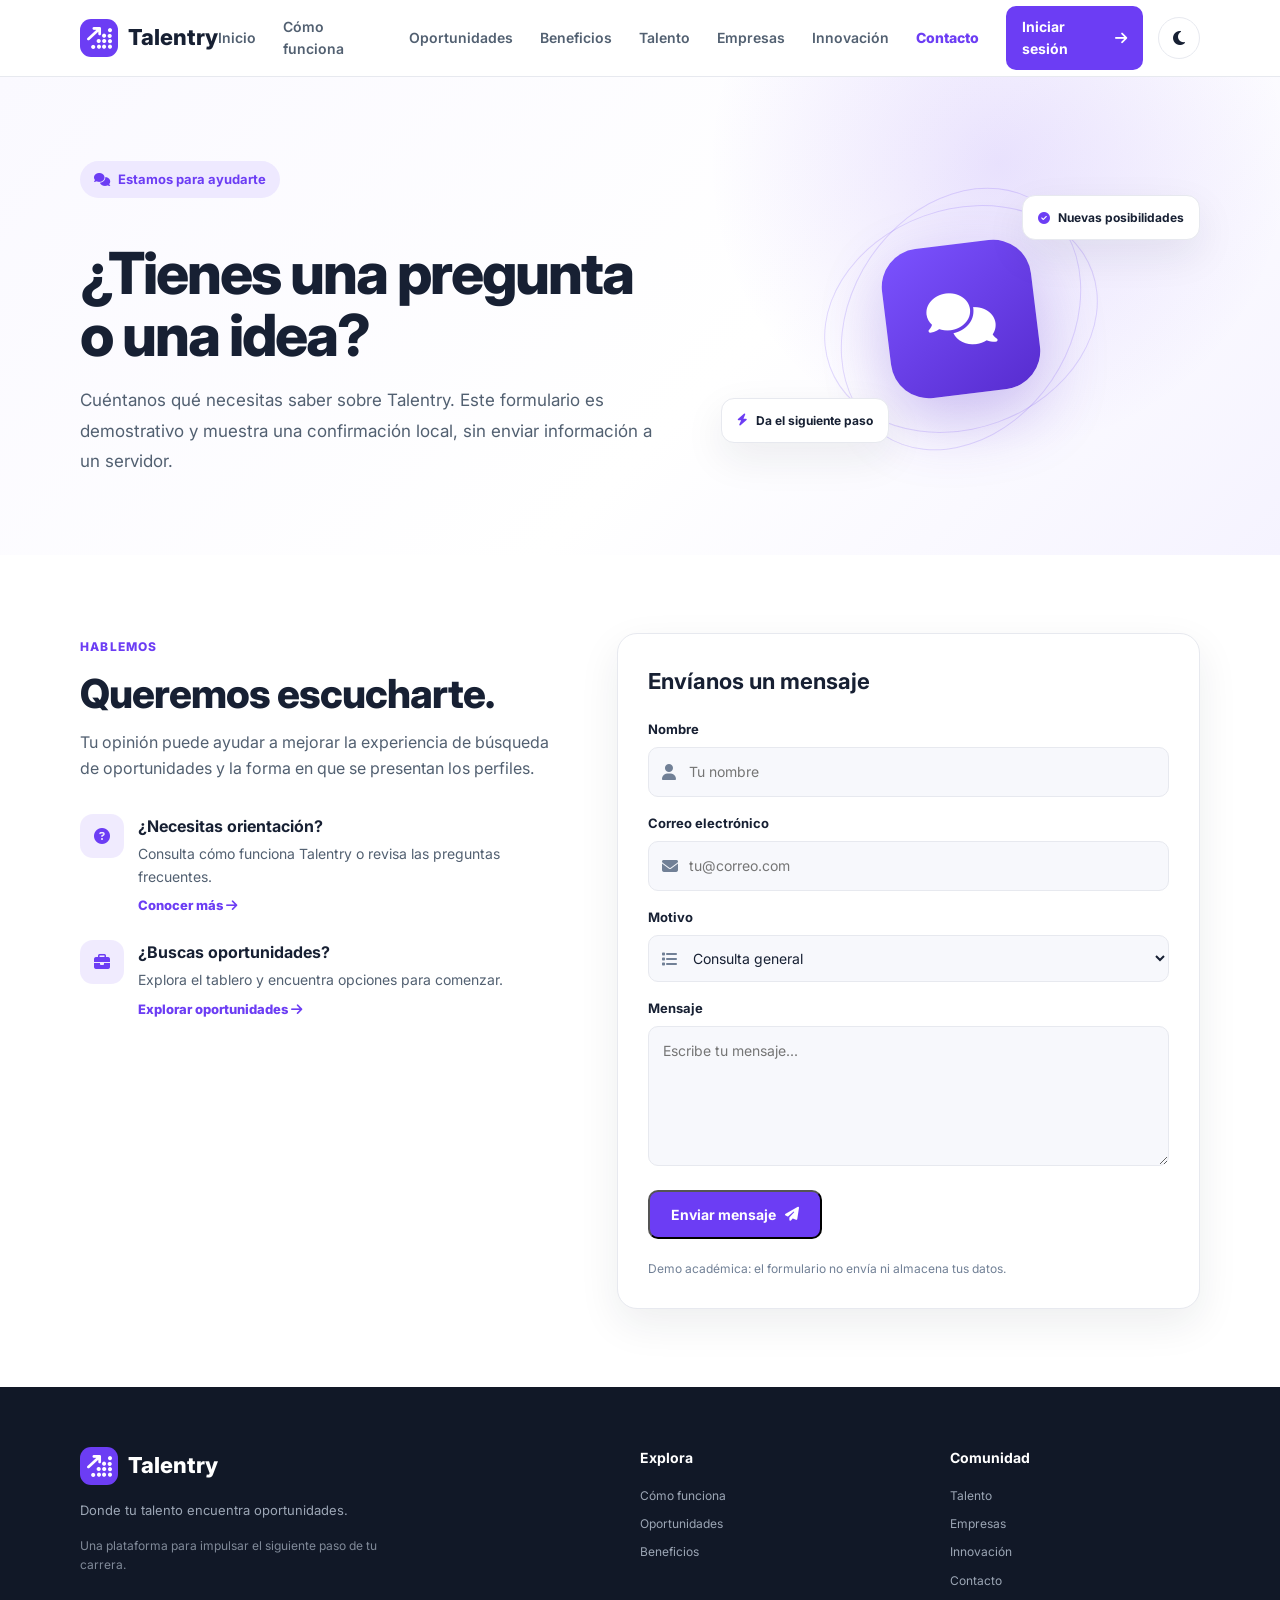
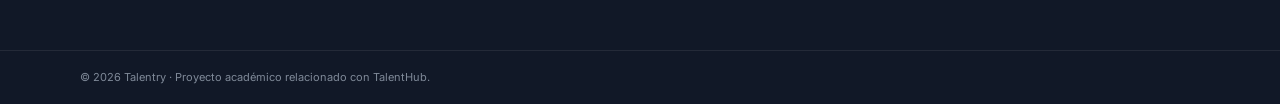
<file: paginas/contacto.html>
<!DOCTYPE html><html lang="es"><head><meta charset="UTF-8"><meta name="viewport" content="width=device-width, initial-scale=1.0"><meta name="theme-color" content="#6c3df4"><meta name="description" content="Talentry conecta estudiantes, jóvenes profesionales y empresas con oportunidades de crecimiento."><title>Contacto | Talentry</title><link rel="preconnect" href="https://fonts.googleapis.com"><link rel="preconnect" href="https://fonts.gstatic.com" crossorigin><link href="https://fonts.googleapis.com/css2?family=Inter:wght@400;500;600;700;800&display=swap" rel="stylesheet"><link rel="stylesheet" href="https://cdnjs.cloudflare.com/ajax/libs/font-awesome/6.5.2/css/all.min.css"><link rel="stylesheet" href="../css/style.css"><link rel="stylesheet" href="../css/pages.css"><link rel="manifest" href="../manifest.json"></head><body><header class="header"><div class="container nav-container">
<a href="../index.html" class="logo"><span class="logo-icon"><i class="fa-solid fa-arrow-up-right-dots"></i></span><span>Talentry</span></a>
<nav class="nav" id="pageNav"><a href="../index.html">Inicio</a><a href="como-funciona.html">Cómo funciona</a><a href="oportunidades.html">Oportunidades</a><a href="beneficios.html">Beneficios</a><a href="talento.html">Talento</a><a href="empresas.html">Empresas</a><a href="innovacion.html">Innovación</a><a href="contacto.html" aria-current="page" class="active">Contacto</a><a class="nav-cta" href="../app.html">Iniciar sesión <i class="fa-solid fa-arrow-right"></i></a></nav>
<button class="theme-button" id="themeButton" aria-label="Cambiar modo de color"><i class="fa-solid fa-moon"></i></button>
<button class="menu-button" id="menuButton" aria-label="Abrir menú" aria-expanded="false"><i class="fa-solid fa-bars"></i></button>
</div></header><main><section class="page-hero"><div class="container page-hero-grid"><div><span class="badge"><i class="fa-solid fa-comments"></i> Estamos para ayudarte</span><h1>¿Tienes una pregunta o una idea?</h1><p>Cuéntanos qué necesitas saber sobre Talentry. Este formulario es demostrativo y muestra una confirmación local, sin enviar información a un servidor.</p></div><div class="page-hero-art"><div class="art-orbit orbit-one"></div><div class="art-orbit orbit-two"></div><div class="art-icon"><i class="fa-solid fa-comments"></i></div><span class="art-chip chip-top"><i class="fa-solid fa-check-circle"></i> Nuevas posibilidades</span><span class="art-chip chip-bottom"><i class="fa-solid fa-bolt"></i> Da el siguiente paso</span></div></div></section><section class="page-section"><div class="container contact-layout"><div><span class="section-tag">Hablemos</span><h2>Queremos escucharte.</h2><p>Tu opinión puede ayudar a mejorar la experiencia de búsqueda de oportunidades y la forma en que se presentan los perfiles.</p><div class="contact-info"><div><span class="contact-icon"><i class="fa-solid fa-circle-question"></i></span><div><strong>¿Necesitas orientación?</strong><p>Consulta cómo funciona Talentry o revisa las preguntas frecuentes.</p><a href="como-funciona.html">Conocer más <i class="fa-solid fa-arrow-right"></i></a></div></div><div><span class="contact-icon"><i class="fa-solid fa-briefcase"></i></span><div><strong>¿Buscas oportunidades?</strong><p>Explora el tablero y encuentra opciones para comenzar.</p><a href="oportunidades.html">Explorar oportunidades <i class="fa-solid fa-arrow-right"></i></a></div></div></div></div><form id="contactForm" class="contact-form"><h3>Envíanos un mensaje</h3><label class="page-input"><span>Nombre</span><div><i class="fa-solid fa-user"></i><input name="name" required maxlength="80" placeholder="Tu nombre"></div></label><label class="page-input"><span>Correo electrónico</span><div><i class="fa-solid fa-envelope"></i><input name="email" type="email" required placeholder="tu@correo.com"></div></label><label class="page-input"><span>Motivo</span><div><i class="fa-solid fa-list"></i><select name="topic"><option>Consulta general</option><option>Busco oportunidades</option><option>Represento una empresa</option><option>Sugerencia</option></select></div></label><label class="page-input"><span>Mensaje</span><textarea name="message" required rows="5" maxlength="1500" placeholder="Escribe tu mensaje..."></textarea></label><button class="btn btn-primary" type="submit">Enviar mensaje <i class="fa-solid fa-paper-plane"></i></button><p id="contactMessage" class="form-feedback" aria-live="polite"></p><p class="demo-note">Demo académica: el formulario no envía ni almacena tus datos.</p></form></div></section></main><footer class="footer"><div class="container footer-content"><div class="footer-brand"><a href="../index.html" class="logo footer-logo"><span class="logo-icon"><i class="fa-solid fa-arrow-up-right-dots"></i></span><span>Talentry</span></a><p>Donde tu talento encuentra oportunidades.</p><p class="footer-small">Una plataforma para impulsar el siguiente paso de tu carrera.</p></div><div class="footer-links"><h4>Explora</h4><a href="como-funciona.html">Cómo funciona</a><a href="oportunidades.html">Oportunidades</a><a href="beneficios.html">Beneficios</a></div><div class="footer-links"><h4>Comunidad</h4><a href="talento.html">Talento</a><a href="empresas.html">Empresas</a><a href="innovacion.html">Innovación</a><a href="contacto.html">Contacto</a></div></div><div class="footer-bottom"><div class="container"><p>© 2026 Talentry · Proyecto académico relacionado con TalentHub.</p></div></div></footer><script src="../js/pages.js"></script></body></html>
</file>
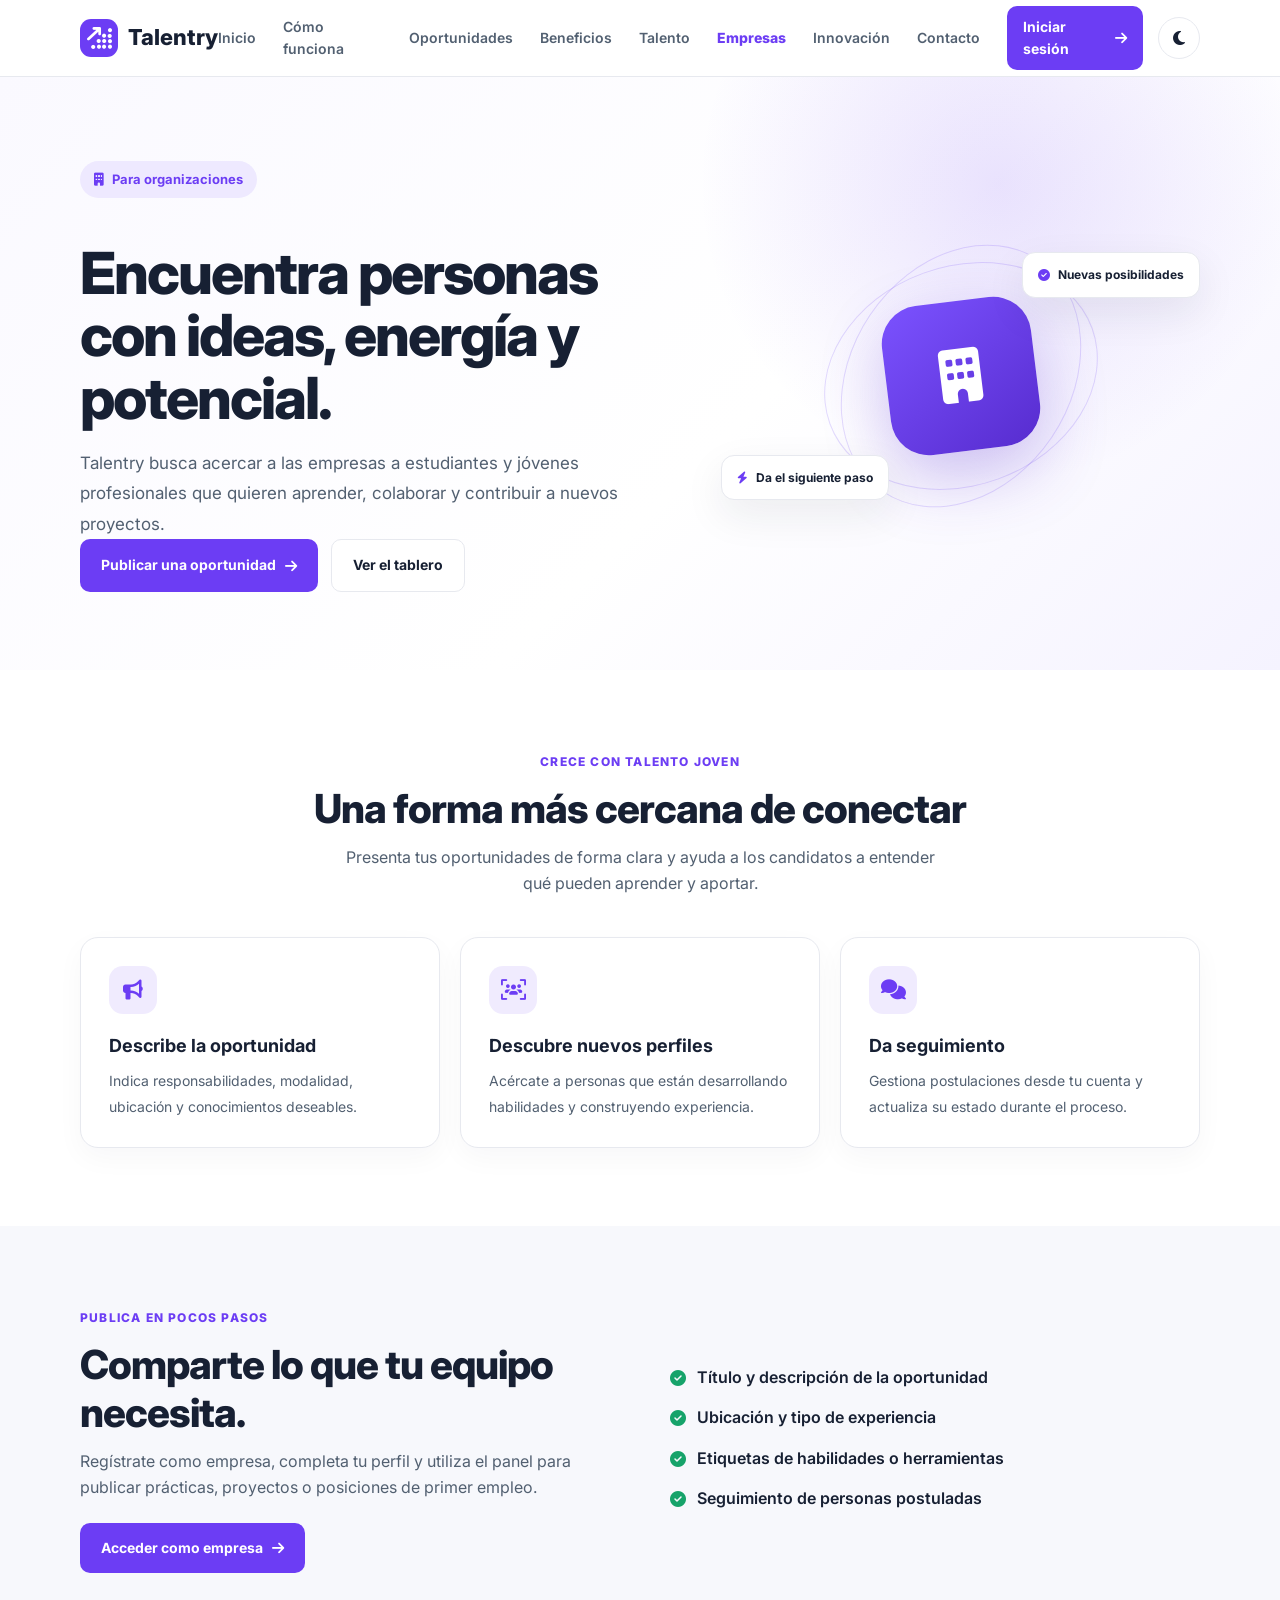
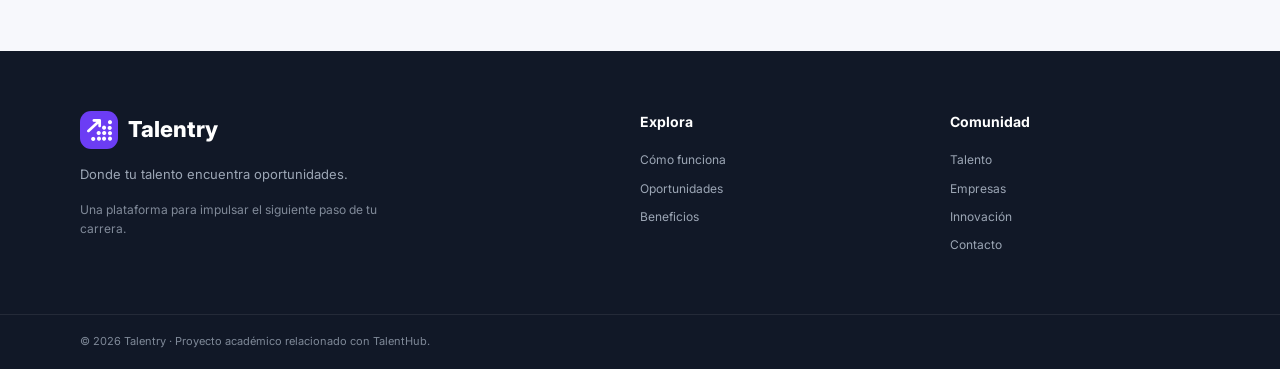
<file: paginas/empresas.html>
<!DOCTYPE html><html lang="es"><head><meta charset="UTF-8"><meta name="viewport" content="width=device-width, initial-scale=1.0"><meta name="theme-color" content="#6c3df4"><meta name="description" content="Talentry conecta estudiantes, jóvenes profesionales y empresas con oportunidades de crecimiento."><title>Empresas | Talentry</title><link rel="preconnect" href="https://fonts.googleapis.com"><link rel="preconnect" href="https://fonts.gstatic.com" crossorigin><link href="https://fonts.googleapis.com/css2?family=Inter:wght@400;500;600;700;800&display=swap" rel="stylesheet"><link rel="stylesheet" href="https://cdnjs.cloudflare.com/ajax/libs/font-awesome/6.5.2/css/all.min.css"><link rel="stylesheet" href="../css/style.css"><link rel="stylesheet" href="../css/pages.css"><link rel="manifest" href="../manifest.json"></head><body><header class="header"><div class="container nav-container">
<a href="../index.html" class="logo"><span class="logo-icon"><i class="fa-solid fa-arrow-up-right-dots"></i></span><span>Talentry</span></a>
<nav class="nav" id="pageNav"><a href="../index.html">Inicio</a><a href="como-funciona.html">Cómo funciona</a><a href="oportunidades.html">Oportunidades</a><a href="beneficios.html">Beneficios</a><a href="talento.html">Talento</a><a href="empresas.html" aria-current="page" class="active">Empresas</a><a href="innovacion.html">Innovación</a><a href="contacto.html">Contacto</a><a class="nav-cta" href="../app.html">Iniciar sesión <i class="fa-solid fa-arrow-right"></i></a></nav>
<button class="theme-button" id="themeButton" aria-label="Cambiar modo de color"><i class="fa-solid fa-moon"></i></button>
<button class="menu-button" id="menuButton" aria-label="Abrir menú" aria-expanded="false"><i class="fa-solid fa-bars"></i></button>
</div></header><main><section class="page-hero"><div class="container page-hero-grid"><div><span class="badge"><i class="fa-solid fa-building"></i> Para organizaciones</span><h1>Encuentra personas con ideas, energía y potencial.</h1><p>Talentry busca acercar a las empresas a estudiantes y jóvenes profesionales que quieren aprender, colaborar y contribuir a nuevos proyectos.</p><div class="hero-buttons"><a class="btn btn-primary" href="../app.html?tab=registro">Publicar una oportunidad <i class="fa-solid fa-arrow-right"></i></a><a class="btn btn-secondary" href="oportunidades.html">Ver el tablero</a></div></div><div class="page-hero-art"><div class="art-orbit orbit-one"></div><div class="art-orbit orbit-two"></div><div class="art-icon"><i class="fa-solid fa-building"></i></div><span class="art-chip chip-top"><i class="fa-solid fa-check-circle"></i> Nuevas posibilidades</span><span class="art-chip chip-bottom"><i class="fa-solid fa-bolt"></i> Da el siguiente paso</span></div></div></section><section class="page-section"><div class="container"><div class="section-header"><span class="section-tag">Crece con talento joven</span><h2>Una forma más cercana de conectar</h2><p>Presenta tus oportunidades de forma clara y ayuda a los candidatos a entender qué pueden aprender y aportar.</p></div><div class="feature-grid three"><article class="feature-card"><div class="feature-icon"><i class="fa-solid fa-bullhorn"></i></div><h3>Describe la oportunidad</h3><p>Indica responsabilidades, modalidad, ubicación y conocimientos deseables.</p></article><article class="feature-card"><div class="feature-icon"><i class="fa-solid fa-users-viewfinder"></i></div><h3>Descubre nuevos perfiles</h3><p>Acércate a personas que están desarrollando habilidades y construyendo experiencia.</p></article><article class="feature-card"><div class="feature-icon"><i class="fa-solid fa-comments"></i></div><h3>Da seguimiento</h3><p>Gestiona postulaciones desde tu cuenta y actualiza su estado durante el proceso.</p></article></div></div></section><section class="page-section soft-section"><div class="container split-panel"><div><span class="section-tag">Publica en pocos pasos</span><h2>Comparte lo que tu equipo necesita.</h2><p>Regístrate como empresa, completa tu perfil y utiliza el panel para publicar prácticas, proyectos o posiciones de primer empleo.</p><a class="btn btn-primary" href="../app.html?tab=registro">Acceder como empresa <i class="fa-solid fa-arrow-right"></i></a></div><div class="check-list"><p><i class="fa-solid fa-circle-check"></i> Título y descripción de la oportunidad</p><p><i class="fa-solid fa-circle-check"></i> Ubicación y tipo de experiencia</p><p><i class="fa-solid fa-circle-check"></i> Etiquetas de habilidades o herramientas</p><p><i class="fa-solid fa-circle-check"></i> Seguimiento de personas postuladas</p></div></div></section></main><footer class="footer"><div class="container footer-content"><div class="footer-brand"><a href="../index.html" class="logo footer-logo"><span class="logo-icon"><i class="fa-solid fa-arrow-up-right-dots"></i></span><span>Talentry</span></a><p>Donde tu talento encuentra oportunidades.</p><p class="footer-small">Una plataforma para impulsar el siguiente paso de tu carrera.</p></div><div class="footer-links"><h4>Explora</h4><a href="como-funciona.html">Cómo funciona</a><a href="oportunidades.html">Oportunidades</a><a href="beneficios.html">Beneficios</a></div><div class="footer-links"><h4>Comunidad</h4><a href="talento.html">Talento</a><a href="empresas.html">Empresas</a><a href="innovacion.html">Innovación</a><a href="contacto.html">Contacto</a></div></div><div class="footer-bottom"><div class="container"><p>© 2026 Talentry · Proyecto académico relacionado con TalentHub.</p></div></div></footer><script src="../js/pages.js"></script></body></html>
</file>
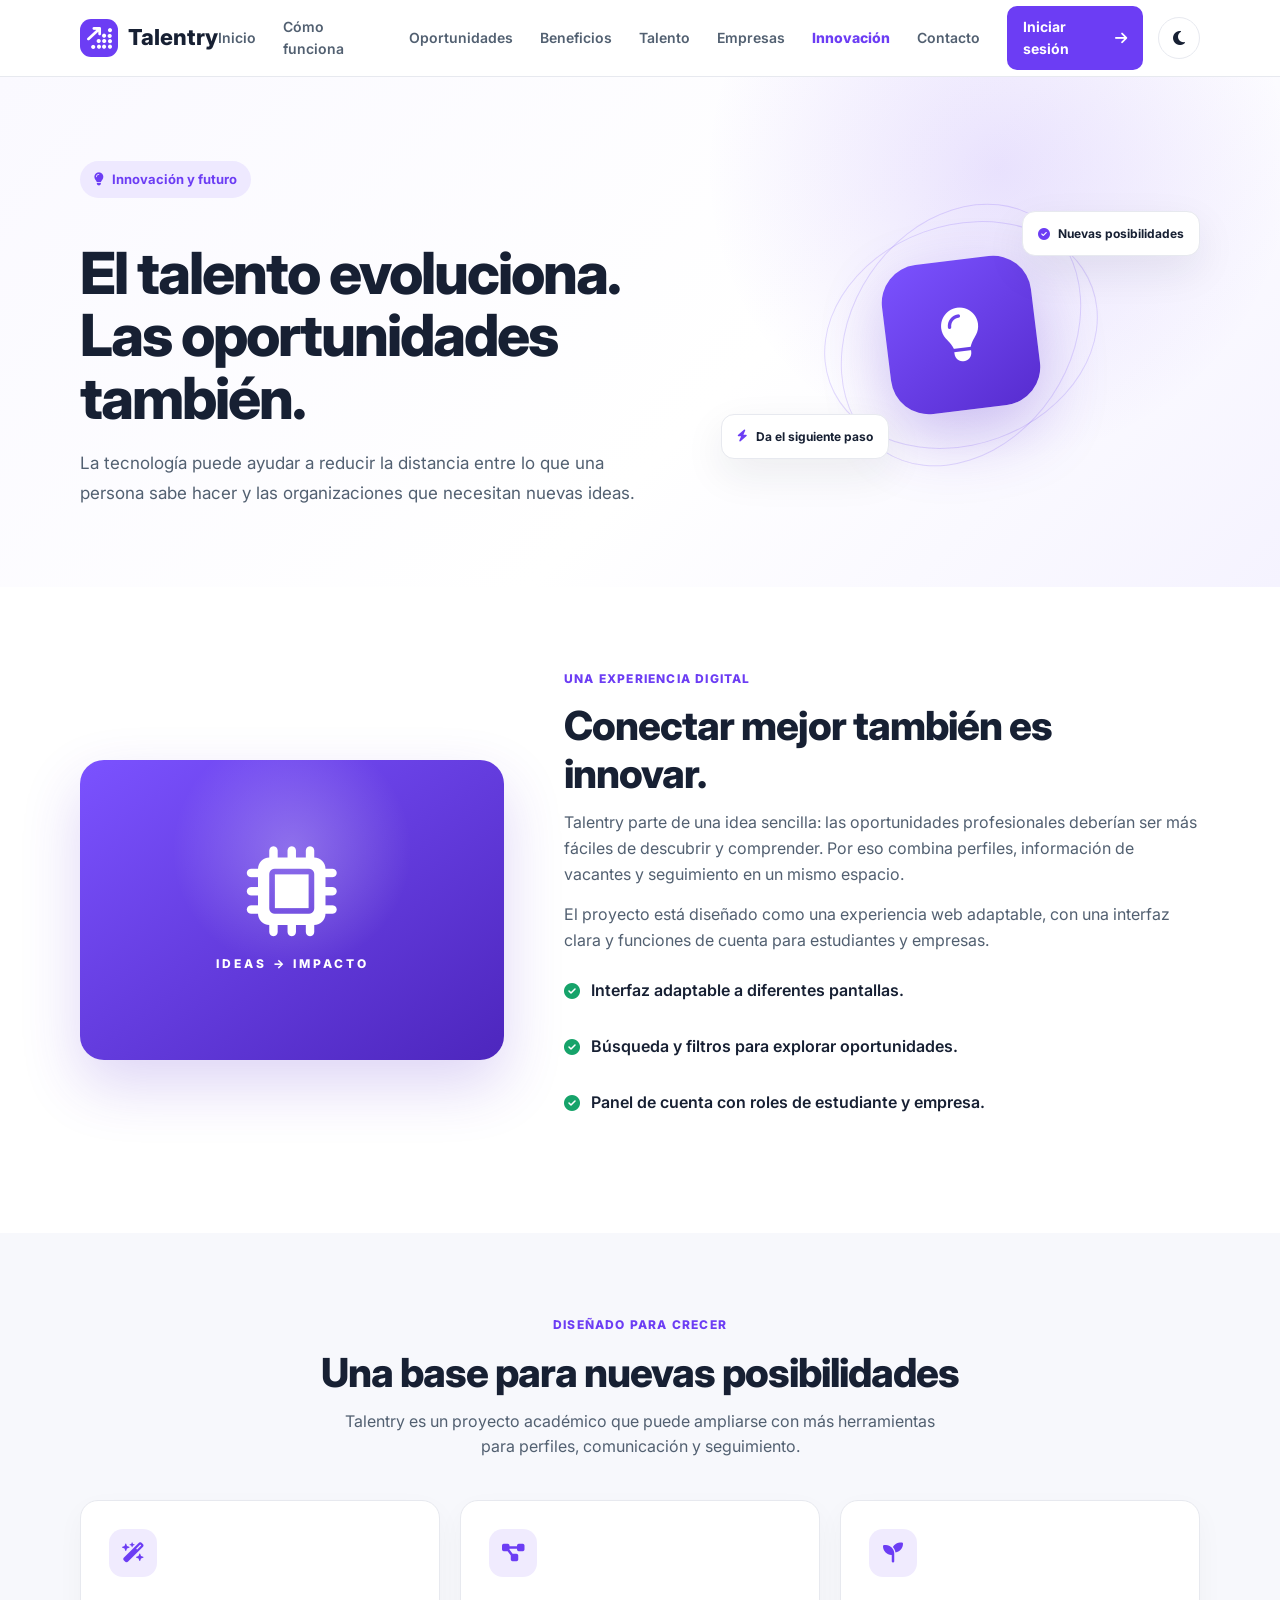
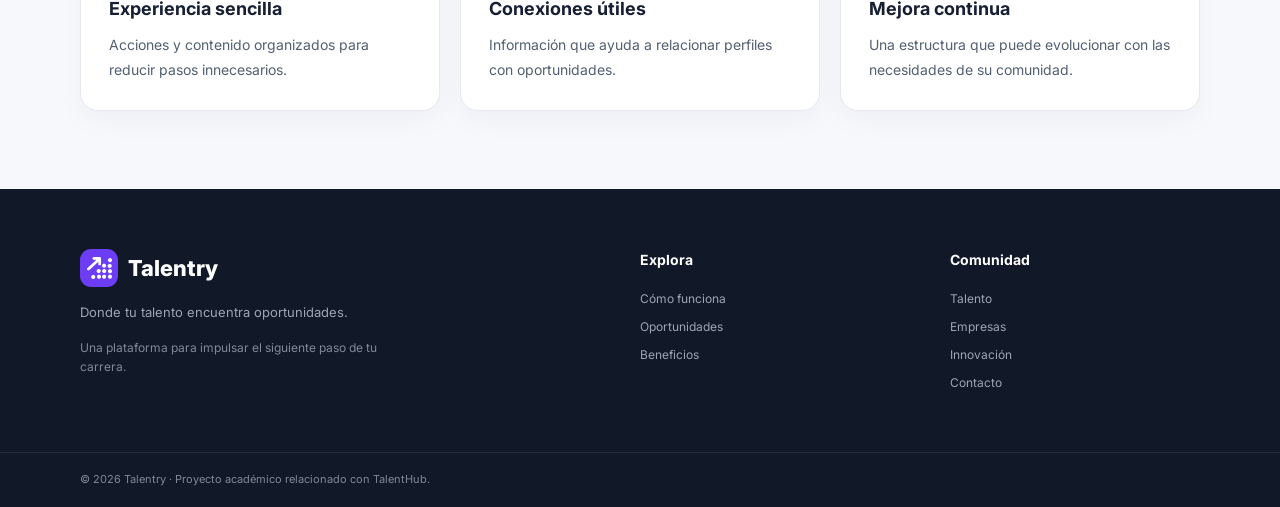
<file: paginas/innovacion.html>
<!DOCTYPE html><html lang="es"><head><meta charset="UTF-8"><meta name="viewport" content="width=device-width, initial-scale=1.0"><meta name="theme-color" content="#6c3df4"><meta name="description" content="Talentry conecta estudiantes, jóvenes profesionales y empresas con oportunidades de crecimiento."><title>Innovación | Talentry</title><link rel="preconnect" href="https://fonts.googleapis.com"><link rel="preconnect" href="https://fonts.gstatic.com" crossorigin><link href="https://fonts.googleapis.com/css2?family=Inter:wght@400;500;600;700;800&display=swap" rel="stylesheet"><link rel="stylesheet" href="https://cdnjs.cloudflare.com/ajax/libs/font-awesome/6.5.2/css/all.min.css"><link rel="stylesheet" href="../css/style.css"><link rel="stylesheet" href="../css/pages.css"><link rel="manifest" href="../manifest.json"></head><body><header class="header"><div class="container nav-container">
<a href="../index.html" class="logo"><span class="logo-icon"><i class="fa-solid fa-arrow-up-right-dots"></i></span><span>Talentry</span></a>
<nav class="nav" id="pageNav"><a href="../index.html">Inicio</a><a href="como-funciona.html">Cómo funciona</a><a href="oportunidades.html">Oportunidades</a><a href="beneficios.html">Beneficios</a><a href="talento.html">Talento</a><a href="empresas.html">Empresas</a><a href="innovacion.html" aria-current="page" class="active">Innovación</a><a href="contacto.html">Contacto</a><a class="nav-cta" href="../app.html">Iniciar sesión <i class="fa-solid fa-arrow-right"></i></a></nav>
<button class="theme-button" id="themeButton" aria-label="Cambiar modo de color"><i class="fa-solid fa-moon"></i></button>
<button class="menu-button" id="menuButton" aria-label="Abrir menú" aria-expanded="false"><i class="fa-solid fa-bars"></i></button>
</div></header><main><section class="page-hero"><div class="container page-hero-grid"><div><span class="badge"><i class="fa-solid fa-lightbulb"></i> Innovación y futuro</span><h1>El talento evoluciona. Las oportunidades también.</h1><p>La tecnología puede ayudar a reducir la distancia entre lo que una persona sabe hacer y las organizaciones que necesitan nuevas ideas.</p></div><div class="page-hero-art"><div class="art-orbit orbit-one"></div><div class="art-orbit orbit-two"></div><div class="art-icon"><i class="fa-solid fa-lightbulb"></i></div><span class="art-chip chip-top"><i class="fa-solid fa-check-circle"></i> Nuevas posibilidades</span><span class="art-chip chip-bottom"><i class="fa-solid fa-bolt"></i> Da el siguiente paso</span></div></div></section><section class="page-section"><div class="container innovation-story"><div class="innovation-symbol"><i class="fa-solid fa-microchip"></i><span>IDEAS → IMPACTO</span></div><div><span class="section-tag">Una experiencia digital</span><h2>Conectar mejor también es innovar.</h2><p>Talentry parte de una idea sencilla: las oportunidades profesionales deberían ser más fáciles de descubrir y comprender. Por eso combina perfiles, información de vacantes y seguimiento en un mismo espacio.</p><p>El proyecto está diseñado como una experiencia web adaptable, con una interfaz clara y funciones de cuenta para estudiantes y empresas.</p><div class="check-list"><p><i class="fa-solid fa-circle-check"></i> Interfaz adaptable a diferentes pantallas.</p><p><i class="fa-solid fa-circle-check"></i> Búsqueda y filtros para explorar oportunidades.</p><p><i class="fa-solid fa-circle-check"></i> Panel de cuenta con roles de estudiante y empresa.</p></div></div></div></section><section class="page-section soft-section"><div class="container"><div class="section-header"><span class="section-tag">Diseñado para crecer</span><h2>Una base para nuevas posibilidades</h2><p>Talentry es un proyecto académico que puede ampliarse con más herramientas para perfiles, comunicación y seguimiento.</p></div><div class="feature-grid three"><article class="feature-card"><div class="feature-icon"><i class="fa-solid fa-wand-magic-sparkles"></i></div><h3>Experiencia sencilla</h3><p>Acciones y contenido organizados para reducir pasos innecesarios.</p></article><article class="feature-card"><div class="feature-icon"><i class="fa-solid fa-diagram-project"></i></div><h3>Conexiones útiles</h3><p>Información que ayuda a relacionar perfiles con oportunidades.</p></article><article class="feature-card"><div class="feature-icon"><i class="fa-solid fa-seedling"></i></div><h3>Mejora continua</h3><p>Una estructura que puede evolucionar con las necesidades de su comunidad.</p></article></div></div></section></main><footer class="footer"><div class="container footer-content"><div class="footer-brand"><a href="../index.html" class="logo footer-logo"><span class="logo-icon"><i class="fa-solid fa-arrow-up-right-dots"></i></span><span>Talentry</span></a><p>Donde tu talento encuentra oportunidades.</p><p class="footer-small">Una plataforma para impulsar el siguiente paso de tu carrera.</p></div><div class="footer-links"><h4>Explora</h4><a href="como-funciona.html">Cómo funciona</a><a href="oportunidades.html">Oportunidades</a><a href="beneficios.html">Beneficios</a></div><div class="footer-links"><h4>Comunidad</h4><a href="talento.html">Talento</a><a href="empresas.html">Empresas</a><a href="innovacion.html">Innovación</a><a href="contacto.html">Contacto</a></div></div><div class="footer-bottom"><div class="container"><p>© 2026 Talentry · Proyecto académico relacionado con TalentHub.</p></div></div></footer><script src="../js/pages.js"></script></body></html>
</file>
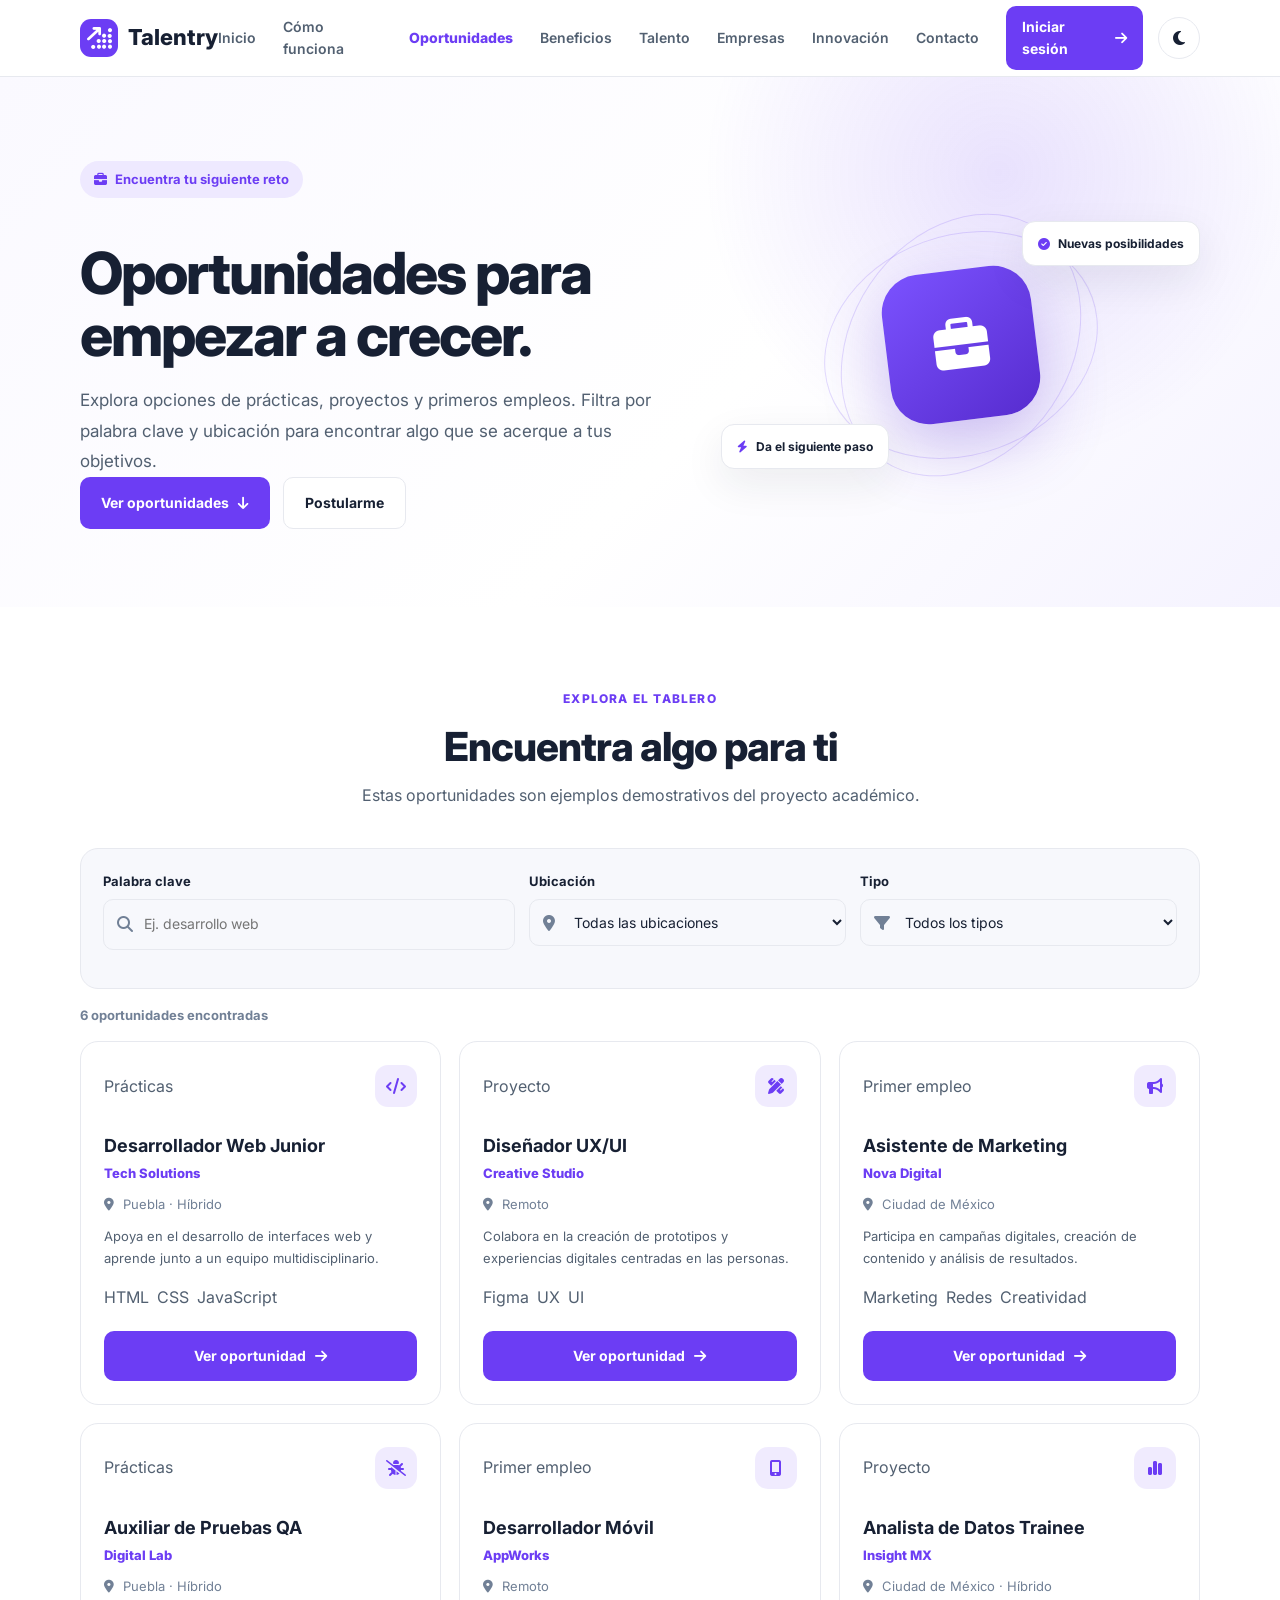
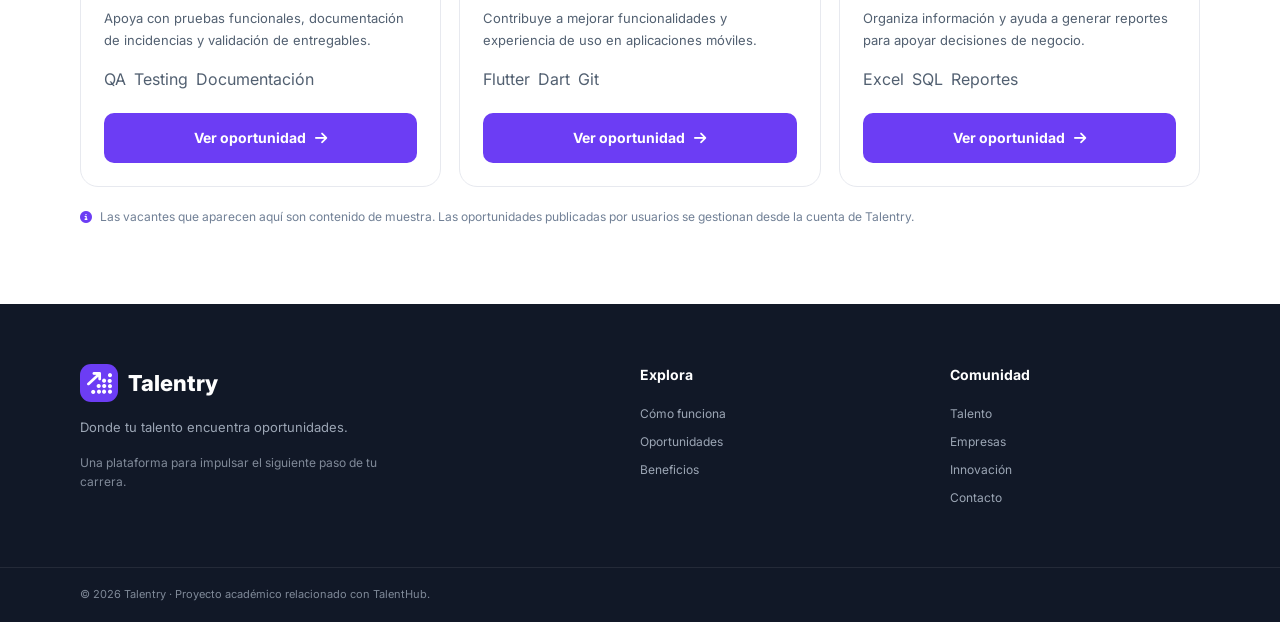
<file: paginas/oportunidades.html>
<!DOCTYPE html><html lang="es"><head><meta charset="UTF-8"><meta name="viewport" content="width=device-width, initial-scale=1.0"><meta name="theme-color" content="#6c3df4"><meta name="description" content="Talentry conecta estudiantes, jóvenes profesionales y empresas con oportunidades de crecimiento."><title>Oportunidades | Talentry</title><link rel="preconnect" href="https://fonts.googleapis.com"><link rel="preconnect" href="https://fonts.gstatic.com" crossorigin><link href="https://fonts.googleapis.com/css2?family=Inter:wght@400;500;600;700;800&display=swap" rel="stylesheet"><link rel="stylesheet" href="https://cdnjs.cloudflare.com/ajax/libs/font-awesome/6.5.2/css/all.min.css"><link rel="stylesheet" href="../css/style.css"><link rel="stylesheet" href="../css/pages.css"><link rel="manifest" href="../manifest.json"></head><body><header class="header"><div class="container nav-container">
<a href="../index.html" class="logo"><span class="logo-icon"><i class="fa-solid fa-arrow-up-right-dots"></i></span><span>Talentry</span></a>
<nav class="nav" id="pageNav"><a href="../index.html">Inicio</a><a href="como-funciona.html">Cómo funciona</a><a href="oportunidades.html" aria-current="page" class="active">Oportunidades</a><a href="beneficios.html">Beneficios</a><a href="talento.html">Talento</a><a href="empresas.html">Empresas</a><a href="innovacion.html">Innovación</a><a href="contacto.html">Contacto</a><a class="nav-cta" href="../app.html">Iniciar sesión <i class="fa-solid fa-arrow-right"></i></a></nav>
<button class="theme-button" id="themeButton" aria-label="Cambiar modo de color"><i class="fa-solid fa-moon"></i></button>
<button class="menu-button" id="menuButton" aria-label="Abrir menú" aria-expanded="false"><i class="fa-solid fa-bars"></i></button>
</div></header><main><section class="page-hero"><div class="container page-hero-grid"><div><span class="badge"><i class="fa-solid fa-briefcase"></i> Encuentra tu siguiente reto</span><h1>Oportunidades para empezar a crecer.</h1><p>Explora opciones de prácticas, proyectos y primeros empleos. Filtra por palabra clave y ubicación para encontrar algo que se acerque a tus objetivos.</p><div class="hero-buttons"><a class="btn btn-primary" href="#explorar">Ver oportunidades <i class="fa-solid fa-arrow-down"></i></a><a class="btn btn-secondary" href="../app.html?tab=registro">Postularme</a></div></div><div class="page-hero-art"><div class="art-orbit orbit-one"></div><div class="art-orbit orbit-two"></div><div class="art-icon"><i class="fa-solid fa-briefcase"></i></div><span class="art-chip chip-top"><i class="fa-solid fa-check-circle"></i> Nuevas posibilidades</span><span class="art-chip chip-bottom"><i class="fa-solid fa-bolt"></i> Da el siguiente paso</span></div></div></section><section class="page-section" id="explorar"><div class="container"><div class="section-header"><span class="section-tag">Explora el tablero</span><h2>Encuentra algo para ti</h2><p>Estas oportunidades son ejemplos demostrativos del proyecto académico.</p></div><div class="opportunity-filters"><label class="page-input"><span>Palabra clave</span><div><i class="fa-solid fa-magnifying-glass"></i><input id="opSearch" type="search" placeholder="Ej. desarrollo web"></div></label><label class="page-input"><span>Ubicación</span><div><i class="fa-solid fa-location-dot"></i><select id="opLocation"><option value="">Todas las ubicaciones</option><option>Puebla</option><option>Ciudad de México</option><option>Remoto</option></select></div></label><label class="page-input"><span>Tipo</span><div><i class="fa-solid fa-filter"></i><select id="opType"><option value="">Todos los tipos</option><option>Prácticas</option><option>Primer empleo</option><option>Proyecto</option></select></div></label></div><p id="opCount" class="results-count" aria-live="polite"></p><div class="opportunity-grid" id="opportunityGrid">
<article class="opportunity-card" data-title="Desarrollador web junior" data-location="Puebla" data-type="Prácticas"><div class="op-card-top"><span class="pill">Prácticas</span><span class="op-icon"><i class="fa-solid fa-code"></i></span></div><h3>Desarrollador Web Junior</h3><p class="company-name">Tech Solutions</p><p class="op-meta"><i class="fa-solid fa-location-dot"></i> Puebla · Híbrido</p><p>Apoya en el desarrollo de interfaces web y aprende junto a un equipo multidisciplinario.</p><div class="tag-row"><span class="tag">HTML</span><span class="tag">CSS</span><span class="tag">JavaScript</span></div><a class="btn btn-primary" href="../app.html?tab=registro">Ver oportunidad <i class="fa-solid fa-arrow-right"></i></a></article>
<article class="opportunity-card" data-title="Diseñador ux ui" data-location="Remoto" data-type="Proyecto"><div class="op-card-top"><span class="pill">Proyecto</span><span class="op-icon"><i class="fa-solid fa-pen-ruler"></i></span></div><h3>Diseñador UX/UI</h3><p class="company-name">Creative Studio</p><p class="op-meta"><i class="fa-solid fa-location-dot"></i> Remoto</p><p>Colabora en la creación de prototipos y experiencias digitales centradas en las personas.</p><div class="tag-row"><span class="tag">Figma</span><span class="tag">UX</span><span class="tag">UI</span></div><a class="btn btn-primary" href="../app.html?tab=registro">Ver oportunidad <i class="fa-solid fa-arrow-right"></i></a></article>
<article class="opportunity-card" data-title="Asistente de marketing" data-location="Ciudad de México" data-type="Primer empleo"><div class="op-card-top"><span class="pill">Primer empleo</span><span class="op-icon"><i class="fa-solid fa-bullhorn"></i></span></div><h3>Asistente de Marketing</h3><p class="company-name">Nova Digital</p><p class="op-meta"><i class="fa-solid fa-location-dot"></i> Ciudad de México</p><p>Participa en campañas digitales, creación de contenido y análisis de resultados.</p><div class="tag-row"><span class="tag">Marketing</span><span class="tag">Redes</span><span class="tag">Creatividad</span></div><a class="btn btn-primary" href="../app.html?tab=registro">Ver oportunidad <i class="fa-solid fa-arrow-right"></i></a></article>
<article class="opportunity-card" data-title="Auxiliar de pruebas qa" data-location="Puebla" data-type="Prácticas"><div class="op-card-top"><span class="pill">Prácticas</span><span class="op-icon"><i class="fa-solid fa-bug-slash"></i></span></div><h3>Auxiliar de Pruebas QA</h3><p class="company-name">Digital Lab</p><p class="op-meta"><i class="fa-solid fa-location-dot"></i> Puebla · Híbrido</p><p>Apoya con pruebas funcionales, documentación de incidencias y validación de entregables.</p><div class="tag-row"><span class="tag">QA</span><span class="tag">Testing</span><span class="tag">Documentación</span></div><a class="btn btn-primary" href="../app.html?tab=registro">Ver oportunidad <i class="fa-solid fa-arrow-right"></i></a></article>
<article class="opportunity-card" data-title="Desarrollador móvil" data-location="Remoto" data-type="Primer empleo"><div class="op-card-top"><span class="pill">Primer empleo</span><span class="op-icon"><i class="fa-solid fa-mobile-screen-button"></i></span></div><h3>Desarrollador Móvil</h3><p class="company-name">AppWorks</p><p class="op-meta"><i class="fa-solid fa-location-dot"></i> Remoto</p><p>Contribuye a mejorar funcionalidades y experiencia de uso en aplicaciones móviles.</p><div class="tag-row"><span class="tag">Flutter</span><span class="tag">Dart</span><span class="tag">Git</span></div><a class="btn btn-primary" href="../app.html?tab=registro">Ver oportunidad <i class="fa-solid fa-arrow-right"></i></a></article>
<article class="opportunity-card" data-title="Analista de datos trainee" data-location="Ciudad de México" data-type="Proyecto"><div class="op-card-top"><span class="pill">Proyecto</span><span class="op-icon"><i class="fa-solid fa-chart-simple"></i></span></div><h3>Analista de Datos Trainee</h3><p class="company-name">Insight MX</p><p class="op-meta"><i class="fa-solid fa-location-dot"></i> Ciudad de México · Híbrido</p><p>Organiza información y ayuda a generar reportes para apoyar decisiones de negocio.</p><div class="tag-row"><span class="tag">Excel</span><span class="tag">SQL</span><span class="tag">Reportes</span></div><a class="btn btn-primary" href="../app.html?tab=registro">Ver oportunidad <i class="fa-solid fa-arrow-right"></i></a></article></div><div id="opEmpty" class="empty-state" hidden><i class="fa-solid fa-magnifying-glass"></i><h3>No encontramos coincidencias</h3><p>Prueba con otra palabra o cambia los filtros.</p><button class="btn btn-secondary" id="clearFilters">Limpiar filtros</button></div><p class="demo-note"><i class="fa-solid fa-circle-info"></i> Las vacantes que aparecen aquí son contenido de muestra. Las oportunidades publicadas por usuarios se gestionan desde la cuenta de Talentry.</p></div></section></main><footer class="footer"><div class="container footer-content"><div class="footer-brand"><a href="../index.html" class="logo footer-logo"><span class="logo-icon"><i class="fa-solid fa-arrow-up-right-dots"></i></span><span>Talentry</span></a><p>Donde tu talento encuentra oportunidades.</p><p class="footer-small">Una plataforma para impulsar el siguiente paso de tu carrera.</p></div><div class="footer-links"><h4>Explora</h4><a href="como-funciona.html">Cómo funciona</a><a href="oportunidades.html">Oportunidades</a><a href="beneficios.html">Beneficios</a></div><div class="footer-links"><h4>Comunidad</h4><a href="talento.html">Talento</a><a href="empresas.html">Empresas</a><a href="innovacion.html">Innovación</a><a href="contacto.html">Contacto</a></div></div><div class="footer-bottom"><div class="container"><p>© 2026 Talentry · Proyecto académico relacionado con TalentHub.</p></div></div></footer><script src="../js/pages.js"></script></body></html>
</file>
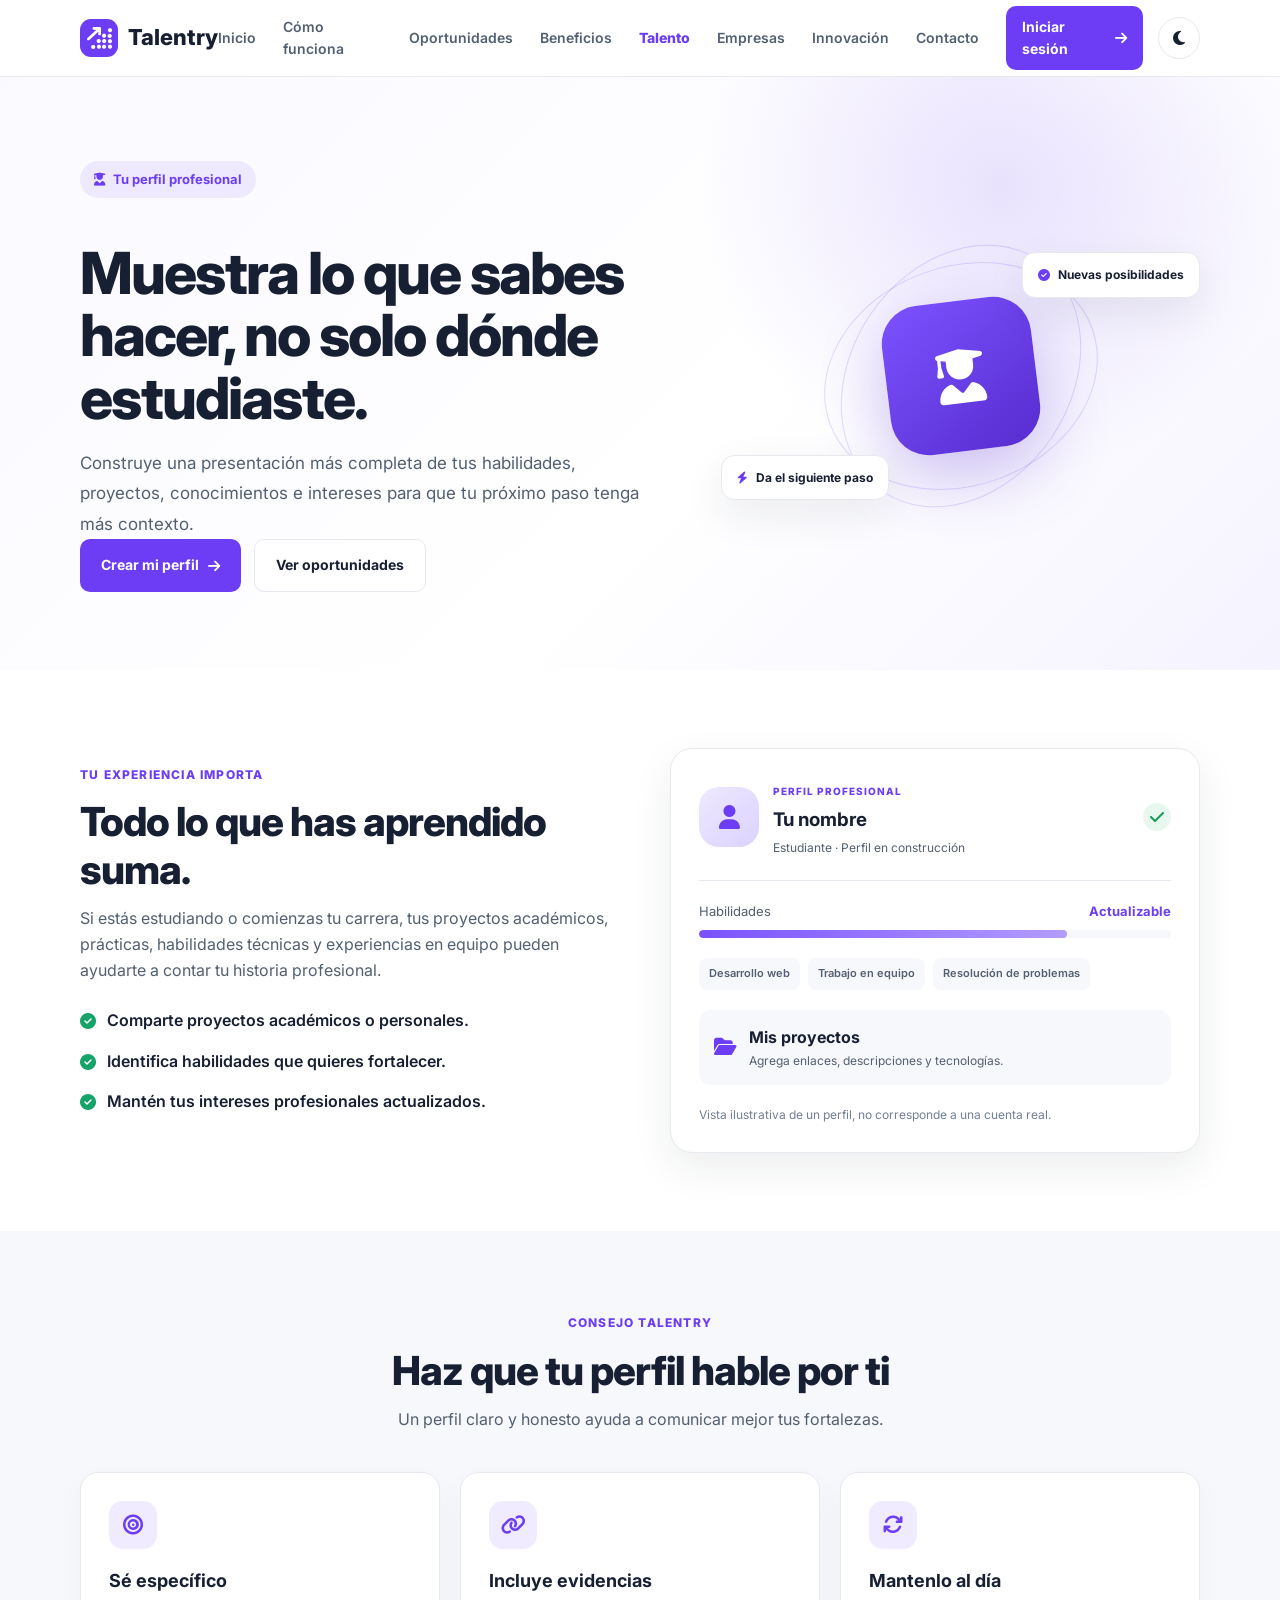
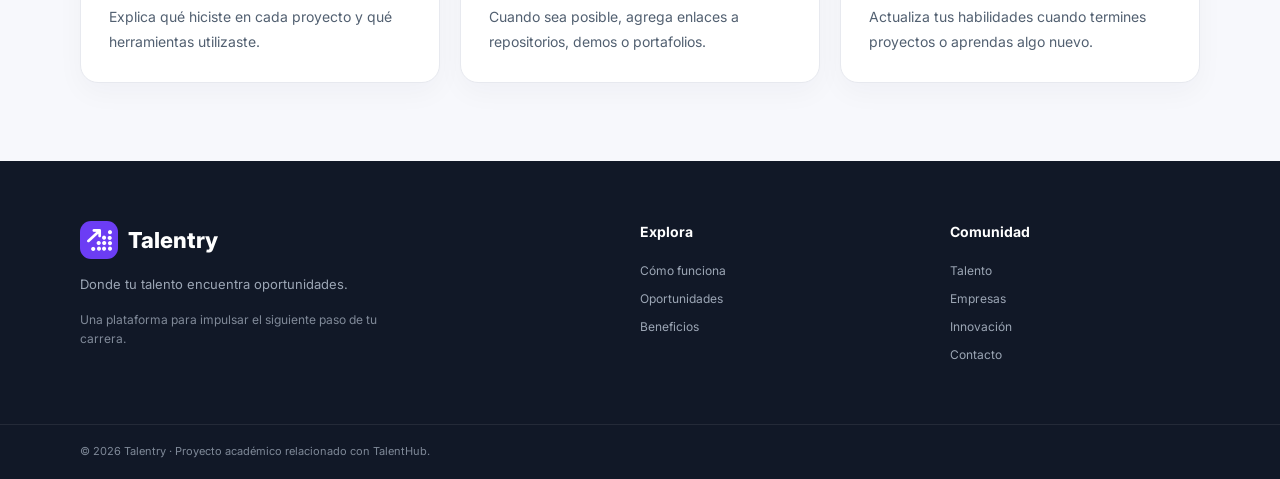
<file: paginas/talento.html>
<!DOCTYPE html><html lang="es"><head><meta charset="UTF-8"><meta name="viewport" content="width=device-width, initial-scale=1.0"><meta name="theme-color" content="#6c3df4"><meta name="description" content="Talentry conecta estudiantes, jóvenes profesionales y empresas con oportunidades de crecimiento."><title>Talento | Talentry</title><link rel="preconnect" href="https://fonts.googleapis.com"><link rel="preconnect" href="https://fonts.gstatic.com" crossorigin><link href="https://fonts.googleapis.com/css2?family=Inter:wght@400;500;600;700;800&display=swap" rel="stylesheet"><link rel="stylesheet" href="https://cdnjs.cloudflare.com/ajax/libs/font-awesome/6.5.2/css/all.min.css"><link rel="stylesheet" href="../css/style.css"><link rel="stylesheet" href="../css/pages.css"><link rel="manifest" href="../manifest.json"></head><body><header class="header"><div class="container nav-container">
<a href="../index.html" class="logo"><span class="logo-icon"><i class="fa-solid fa-arrow-up-right-dots"></i></span><span>Talentry</span></a>
<nav class="nav" id="pageNav"><a href="../index.html">Inicio</a><a href="como-funciona.html">Cómo funciona</a><a href="oportunidades.html">Oportunidades</a><a href="beneficios.html">Beneficios</a><a href="talento.html" aria-current="page" class="active">Talento</a><a href="empresas.html">Empresas</a><a href="innovacion.html">Innovación</a><a href="contacto.html">Contacto</a><a class="nav-cta" href="../app.html">Iniciar sesión <i class="fa-solid fa-arrow-right"></i></a></nav>
<button class="theme-button" id="themeButton" aria-label="Cambiar modo de color"><i class="fa-solid fa-moon"></i></button>
<button class="menu-button" id="menuButton" aria-label="Abrir menú" aria-expanded="false"><i class="fa-solid fa-bars"></i></button>
</div></header><main><section class="page-hero"><div class="container page-hero-grid"><div><span class="badge"><i class="fa-solid fa-user-graduate"></i> Tu perfil profesional</span><h1>Muestra lo que sabes hacer, no solo dónde estudiaste.</h1><p>Construye una presentación más completa de tus habilidades, proyectos, conocimientos e intereses para que tu próximo paso tenga más contexto.</p><div class="hero-buttons"><a class="btn btn-primary" href="../app.html?tab=registro">Crear mi perfil <i class="fa-solid fa-arrow-right"></i></a><a class="btn btn-secondary" href="oportunidades.html">Ver oportunidades</a></div></div><div class="page-hero-art"><div class="art-orbit orbit-one"></div><div class="art-orbit orbit-two"></div><div class="art-icon"><i class="fa-solid fa-user-graduate"></i></div><span class="art-chip chip-top"><i class="fa-solid fa-check-circle"></i> Nuevas posibilidades</span><span class="art-chip chip-bottom"><i class="fa-solid fa-bolt"></i> Da el siguiente paso</span></div></div></section><section class="page-section"><div class="container split-panel"><div><span class="section-tag">Tu experiencia importa</span><h2>Todo lo que has aprendido suma.</h2><p>Si estás estudiando o comienzas tu carrera, tus proyectos académicos, prácticas, habilidades técnicas y experiencias en equipo pueden ayudarte a contar tu historia profesional.</p><div class="check-list"><p><i class="fa-solid fa-circle-check"></i> Comparte proyectos académicos o personales.</p><p><i class="fa-solid fa-circle-check"></i> Identifica habilidades que quieres fortalecer.</p><p><i class="fa-solid fa-circle-check"></i> Mantén tus intereses profesionales actualizados.</p></div></div><div class="profile-preview"><div class="profile-preview-head"><div class="profile-avatar"><i class="fa-solid fa-user"></i></div><div><span class="profile-label">PERFIL PROFESIONAL</span><h3>Tu nombre</h3><p>Estudiante · Perfil en construcción</p></div><span class="profile-check"><i class="fa-solid fa-check"></i></span></div><div class="profile-progress"><div><span>Habilidades</span><strong>Actualizable</strong></div><div class="progress-track"><span style="width:78%"></span></div></div><div class="profile-tags"><span>Desarrollo web</span><span>Trabajo en equipo</span><span>Resolución de problemas</span></div><div class="profile-project"><i class="fa-solid fa-folder-open"></i><div><strong>Mis proyectos</strong><p>Agrega enlaces, descripciones y tecnologías.</p></div></div><p class="demo-note">Vista ilustrativa de un perfil, no corresponde a una cuenta real.</p></div></div></section><section class="page-section soft-section"><div class="container"><div class="section-header"><span class="section-tag">Consejo Talentry</span><h2>Haz que tu perfil hable por ti</h2><p>Un perfil claro y honesto ayuda a comunicar mejor tus fortalezas.</p></div><div class="feature-grid three"><article class="feature-card"><div class="feature-icon"><i class="fa-solid fa-bullseye"></i></div><h3>Sé específico</h3><p>Explica qué hiciste en cada proyecto y qué herramientas utilizaste.</p></article><article class="feature-card"><div class="feature-icon"><i class="fa-solid fa-link"></i></div><h3>Incluye evidencias</h3><p>Cuando sea posible, agrega enlaces a repositorios, demos o portafolios.</p></article><article class="feature-card"><div class="feature-icon"><i class="fa-solid fa-arrows-rotate"></i></div><h3>Mantenlo al día</h3><p>Actualiza tus habilidades cuando termines proyectos o aprendas algo nuevo.</p></article></div></div></section></main><footer class="footer"><div class="container footer-content"><div class="footer-brand"><a href="../index.html" class="logo footer-logo"><span class="logo-icon"><i class="fa-solid fa-arrow-up-right-dots"></i></span><span>Talentry</span></a><p>Donde tu talento encuentra oportunidades.</p><p class="footer-small">Una plataforma para impulsar el siguiente paso de tu carrera.</p></div><div class="footer-links"><h4>Explora</h4><a href="como-funciona.html">Cómo funciona</a><a href="oportunidades.html">Oportunidades</a><a href="beneficios.html">Beneficios</a></div><div class="footer-links"><h4>Comunidad</h4><a href="talento.html">Talento</a><a href="empresas.html">Empresas</a><a href="innovacion.html">Innovación</a><a href="contacto.html">Contacto</a></div></div><div class="footer-bottom"><div class="container"><p>© 2026 Talentry · Proyecto académico relacionado con TalentHub.</p></div></div></footer><script src="../js/pages.js"></script></body></html>
</file>
<file: css/style.css>
/* =========================================
   TALENTRY
   Hoja de estilos principal
   ========================================= */


/* ---------- VARIABLES ---------- */

:root {

    --primary: #6c3df4;
    --primary-dark: #5125c7;

    --dark: #172033;
    --text: #526071;
    --light-text: #718096;

    --white: #ffffff;
    --background: #f7f8fc;
    --border: #e7e9ef;

    --radius: 18px;
    --shadow: 0 15px 40px rgba(23, 32, 51, 0.08);

}


/* ---------- RESET ---------- */

* {
    margin: 0;
    padding: 0;
    box-sizing: border-box;
}

html {
    scroll-behavior: smooth;
}

body {
    font-family: "Inter", sans-serif;
    color: var(--text);
    background: var(--white);
    line-height: 1.6;
}

a {
    text-decoration: none;
    color: inherit;
}

img {
    max-width: 100%;
    display: block;
}

button {
    font-family: inherit;
}


/* ---------- CONTAINER ---------- */

.container {
    width: min(1120px, 92%);
    margin: auto;
}


/* ---------- HEADER ---------- */

.header {
    position: sticky;
    top: 0;
    z-index: 1000;

    background: rgba(255, 255, 255, 0.95);

    border-bottom: 1px solid var(--border);

    backdrop-filter: blur(10px);
}

.nav-container {

    height: 76px;

    display: flex;
    align-items: center;
    justify-content: space-between;
}


/* ---------- LOGO ---------- */

.logo {

    display: flex;
    align-items: center;
    gap: 10px;

    font-size: 22px;
    font-weight: 800;

    color: var(--dark);
}

.logo-icon {

    width: 38px;
    height: 38px;

    display: flex;
    align-items: center;
    justify-content: center;

    border-radius: 11px;

    background: var(--primary);

    color: var(--white);
}


/* ---------- NAV ---------- */

.nav {

    display: flex;
    align-items: center;
    gap: 27px;
}

.nav a {

    font-size: 14px;
    font-weight: 600;

    color: var(--text);

    transition: 0.3s;
}

.nav a:hover {
    color: var(--primary);
}


/* ---------- MOBILE MENU ---------- */

.menu-button {

    display: none;

    border: none;
    background: none;

    font-size: 23px;

    color: var(--dark);

    cursor: pointer;
}


/* ---------- HERO ---------- */

.hero {

    padding: 90px 0 100px;

    background:
        radial-gradient(
            circle at 80% 20%,
            rgba(108, 61, 244, 0.14),
            transparent 30%
        ),
        var(--background);
}

.hero-content {

    display: grid;

    grid-template-columns: 1fr 0.85fr;

    align-items: center;

    gap: 70px;
}

.badge {

    display: inline-flex;

    align-items: center;

    gap: 8px;

    padding: 8px 14px;

    margin-bottom: 22px;

    border-radius: 30px;

    background: #eee9ff;

    color: var(--primary);

    font-size: 13px;

    font-weight: 700;
}

.hero h1 {

    color: var(--dark);

    font-size: clamp(42px, 6vw, 70px);

    line-height: 1.05;

    letter-spacing: -2px;

    margin-bottom: 25px;
}

.hero h1 span {
    display: block;
    color: var(--primary);
}

.hero p {

    max-width: 580px;

    font-size: 18px;

    color: var(--text);

    margin-bottom: 30px;
}


/* ---------- BUTTONS ---------- */

.hero-buttons {

    display: flex;

    gap: 13px;

    flex-wrap: wrap;
}

.btn {

    display: inline-flex;

    align-items: center;
    justify-content: center;

    gap: 9px;

    padding: 14px 21px;

    border-radius: 10px;

    font-size: 14px;

    font-weight: 700;

    transition: 0.3s;
}

.btn-primary {

    background: var(--primary);

    color: var(--white);
}

.btn-primary:hover {

    background: var(--primary-dark);

    transform: translateY(-2px);
}

.btn-secondary {

    border: 1px solid var(--border);

    background: var(--white);

    color: var(--dark);
}

.btn-secondary:hover {
    border-color: var(--primary);
    color: var(--primary);
}


/* ---------- HERO CARD ---------- */

.hero-card {

    position: relative;

    min-height: 430px;

    display: flex;

    align-items: center;
    justify-content: center;
}

.profile-card {

    width: 350px;

    padding: 30px;

    background: var(--white);

    border-radius: 22px;

    box-shadow: var(--shadow);

    border: 1px solid var(--border);
}

.profile-top {

    display: flex;

    align-items: center;

    gap: 15px;

    margin-bottom: 30px;
}

.profile-image {

    width: 55px;
    height: 55px;

    display: flex;

    align-items: center;
    justify-content: center;

    border-radius: 50%;

    background: #eee9ff;

    color: var(--primary);

    font-size: 23px;
}

.profile-top strong {

    display: block;

    color: var(--dark);

    font-size: 15px;
}

.profile-top span {

    font-size: 12px;

    color: var(--light-text);
}


/* ---------- SKILLS ---------- */

.skill {
    margin-bottom: 20px;
}

.skill > div:first-child {

    display: flex;

    justify-content: space-between;

    margin-bottom: 7px;

    font-size: 12px;
}

.skill strong {
    color: var(--primary);
}

.progress {

    height: 7px;

    overflow: hidden;

    border-radius: 20px;

    background: #eceef4;
}

.progress span {

    display: block;

    height: 100%;

    border-radius: inherit;

    background: var(--primary);
}


/* ---------- MATCH ---------- */

.match {

    display: flex;

    align-items: center;

    gap: 8px;

    margin-top: 25px;

    padding: 11px;

    border-radius: 10px;

    background: #f0edff;

    color: var(--primary);

    font-size: 12px;

    font-weight: 700;
}


/* ---------- FLOATING CARDS ---------- */

.floating-card {

    position: absolute;

    display: flex;

    align-items: center;

    gap: 11px;

    padding: 14px 17px;

    border-radius: 13px;

    background: var(--white);

    box-shadow: var(--shadow);

    border: 1px solid var(--border);
}

.floating-card i {

    width: 37px;
    height: 37px;

    display: flex;

    align-items: center;
    justify-content: center;

    border-radius: 10px;

    background: var(--primary);

    color: var(--white);
}

.floating-card strong {

    display: block;

    color: var(--dark);

    font-size: 15px;
}

.floating-card small {

    display: block;

    color: var(--light-text);

    font-size: 10px;
}

.card-one {

    top: 30px;
    left: 0;
}

.card-two {

    right: 0;
    bottom: 35px;
}


/* ---------- SECTIONS ---------- */

.section {
    padding: 100px 0;
}

.section-heading {

    max-width: 700px;

    margin: 0 auto 55px;

    text-align: center;
}

.section-label {

    display: block;

    margin-bottom: 10px;

    color: var(--primary);

    font-size: 12px;

    font-weight: 800;

    letter-spacing: 1.5px;
}

.section-heading h2,
.section-text h2 {

    color: var(--dark);

    font-size: clamp(30px, 4vw, 43px);

    line-height: 1.15;

    margin-bottom: 17px;
}

.section-heading p {

    font-size: 16px;

    color: var(--light-text);
}


/* ---------- TWO COLUMNS ---------- */

.two-columns {

    display: grid;

    grid-template-columns: 1fr 1fr;

    gap: 80px;

    align-items: center;
}

.section-text p {

    margin-bottom: 18px;

    color: var(--text);
}


/* ---------- IMAGE PLACEHOLDER ---------- */

.section-image {

    min-height: 380px;
}

.image-box {

    height: 380px;

    border-radius: 25px;

    display: flex;

    align-items: center;
    justify-content: center;

    font-size: 100px;

    color: var(--primary);

    background:
        linear-gradient(
            135deg,
            #eee9ff,
            #f8f7ff
        );
}

.problem-image {
    border: 1px solid var(--border);
}


/* ---------- SOLUTION ---------- */

.solution {
    background: var(--background);
}

.solution-grid {

    display: grid;

    grid-template-columns: repeat(3, 1fr);

    gap: 22px;
}

.info-card {

    padding: 32px;

    background: var(--white);

    border: 1px solid var(--border);

    border-radius: var(--radius);

    transition: 0.3s;
}

.info-card:hover {

    transform: translateY(-6px);

    box-shadow: var(--shadow);
}

.icon {

    width: 50px;
    height: 50px;

    display: flex;

    align-items: center;
    justify-content: center;

    margin-bottom: 20px;

    border-radius: 13px;

    background: #eee9ff;

    color: var(--primary);

    font-size: 20px;
}

.info-card h3 {

    margin-bottom: 10px;

    color: var(--dark);

    font-size: 19px;
}

.info-card p {

    color: var(--light-text);

    font-size: 14px;
}


/* ---------- STEPS ---------- */

.steps {

    display: grid;

    grid-template-columns: repeat(3, 1fr);

    gap: 50px;
}

.step {

    position: relative;

    text-align: center;
}

.step-number {

    position: absolute;

    top: -20px;
    right: 10%;

    color: #e7e2ff;

    font-size: 65px;

    font-weight: 800;
}

.step-icon {

    position: relative;

    width: 70px;
    height: 70px;

    margin: 0 auto 20px;

    display: flex;

    align-items: center;
    justify-content: center;

    border-radius: 50%;

    background: var(--primary);

    color: var(--white);

    font-size: 25px;
}

.step h3 {

    margin-bottom: 10px;

    color: var(--dark);

    font-size: 18px;
}

.step p {

    color: var(--light-text);

    font-size: 14px;
}


/* ---------- OPPORTUNITIES ---------- */

.opportunities {
    background: var(--background);
}

.heading-row {

    display: flex;

    justify-content: space-between;

    align-items: end;

    max-width: none;

    text-align: left;
}

.text-link {

    display: flex;

    align-items: center;

    gap: 8px;

    color: var(--primary);

    font-size: 14px;

    font-weight: 700;
}

.jobs-grid {

    display: grid;

    grid-template-columns: repeat(3, 1fr);

    gap: 20px;
}

.job-card {

    padding: 25px;

    background: var(--white);

    border-radius: var(--radius);

    border: 1px solid var(--border);

    transition: 0.3s;
}

.job-card:hover {

    transform: translateY(-5px);

    box-shadow: var(--shadow);
}

.job-icon {

    width: 48px;
    height: 48px;

    display: flex;

    align-items: center;
    justify-content: center;

    margin-bottom: 18px;

    border-radius: 12px;

    background: #eee9ff;

    color: var(--primary);
}

.job-type {

    display: inline-block;

    margin-bottom: 9px;

    color: var(--primary);

    font-size: 11px;

    font-weight: 800;

    text-transform: uppercase;
}

.job-card h3 {

    margin-bottom: 12px;

    color: var(--dark);

    font-size: 18px;
}

.company,
.location {

    margin-bottom: 7px;

    color: var(--light-text);

    font-size: 12px;
}

.company i,
.location i {
    width: 18px;
    color: var(--primary);
}

.tags {

    display: flex;

    gap: 6px;

    flex-wrap: wrap;

    margin: 18px 0;
}

.tags span {

    padding: 5px 8px;

    border-radius: 6px;

    background: #f1f2f6;

    color: var(--text);

    font-size: 10px;

    font-weight: 600;
}

.job-link {

    display: flex;

    align-items: center;

    justify-content: space-between;

    padding-top: 15px;

    border-top: 1px solid var(--border);

    color: var(--primary);

    font-size: 12px;

    font-weight: 700;
}


/* ---------- TALENT ---------- */

.talent {
    background: var(--white);
}

.check-list {

    list-style: none;

    margin: 25px 0;
}

.check-list li {

    display: flex;

    gap: 10px;

    align-items: center;

    margin-bottom: 12px;

    color: var(--dark);

    font-size: 14px;

    font-weight: 600;
}

.check-list i {
    color: var(--primary);
}


/* ---------- TALENT CARD ---------- */

.talent-card {

    padding: 30px;

    border-radius: 22px;

    background: var(--background);

    border: 1px solid var(--border);

    box-shadow: var(--shadow);
}

.talent-header {

    display: flex;

    align-items: center;

    gap: 15px;

    padding-bottom: 25px;

    border-bottom: 1px solid var(--border);

    margin-bottom: 25px;
}

.avatar {

    width: 55px;
    height: 55px;

    display: flex;

    align-items: center;
    justify-content: center;

    border-radius: 50%;

    background: var(--primary);

    color: var(--white);

    font-size: 20px;
}

.talent-header h3 {

    color: var(--dark);

    font-size: 17px;
}

.talent-header span {

    color: var(--light-text);

    font-size: 12px;
}

.profile-info {

    margin-bottom: 25px;
}

.profile-info > span {

    display: block;

    margin-bottom: 10px;

    color: var(--dark);

    font-size: 12px;

    font-weight: 700;
}

.skill-tags {

    display: flex;

    flex-wrap: wrap;

    gap: 7px;
}

.skill-tags span {

    padding: 7px 10px;

    border-radius: 7px;

    background: #eee9ff;

    color: var(--primary);

    font-size: 11px;

    font-weight: 700;
}

.project-mini {

    display: flex;

    align-items: center;

    gap: 12px;

    padding: 13px;

    border-radius: 10px;

    background: var(--white);

    border: 1px solid var(--border);
}

.project-mini > i {

    width: 35px;
    height: 35px;

    display: flex;

    align-items: center;
    justify-content: center;

    border-radius: 8px;

    background: #eee9ff;

    color: var(--primary);
}

.project-mini strong {

    display: block;

    color: var(--dark);

    font-size: 12px;
}

.project-mini small {

    color: var(--light-text);

    font-size: 10px;
}


/* ---------- COMPANIES ---------- */

.companies {

    background: var(--primary);

    color: var(--white);

    text-align: center;
}

.company-content {

    max-width: 750px;
}

.company-icon {

    width: 65px;
    height: 65px;

    display: flex;

    align-items: center;
    justify-content: center;

    margin: 0 auto 20px;

    border-radius: 50%;

    background: rgba(255, 255, 255, 0.15);

    font-size: 25px;
}

.companies .section-label {
    color: var(--white);
}

.companies h2 {

    font-size: clamp(30px, 4vw, 44px);

    line-height: 1.15;

    margin-bottom: 18px;
}

.companies p {

    max-width: 650px;

    margin: 0 auto 30px;

    color: rgba(255, 255, 255, 0.85);
}

.btn-light {

    background: var(--white);

    color: var(--primary);
}

.btn-light:hover {

    transform: translateY(-2px);

    background: #f4f2ff;
}


/* ---------- VIDEO ---------- */

.video-container {

    max-width: 850px;

    margin: auto;

    overflow: hidden;

    aspect-ratio: 16 / 9;

    border-radius: 20px;

    box-shadow: var(--shadow);
}

.video-container iframe {

    width: 100%;
    height: 100%;

    border: none;
}


/* ---------- CTA ---------- */

.cta {

    padding: 85px 0;

    background: var(--dark);

    text-align: center;

    color: var(--white);
}

.cta-content {
    max-width: 750px;
}

.cta h2 {

    font-size: clamp(30px, 4vw, 45px);

    line-height: 1.15;

    margin-bottom: 15px;
}

.cta p {

    margin-bottom: 27px;

    color: #bdc5d2;
}


/* ---------- FOOTER ---------- */

.footer {

    background: #111827;

    color: var(--white);
}

.footer-content {

    display: grid;

    grid-template-columns: 2fr 1fr 1fr;

    gap: 60px;

    padding: 60px 0;
}

.footer-logo {
    color: var(--white);
}

.footer-brand p {

    max-width: 300px;

    margin-top: 15px;

    color: #9ca6b5;

    font-size: 13px;
}

.footer-links {

    display: flex;

    flex-direction: column;

    gap: 9px;
}

.footer-links h4 {

    margin-bottom: 8px;

    font-size: 14px;
}

.footer-links a {

    color: #9ca6b5;

    font-size: 12px;

    transition: 0.3s;
}

.footer-links a:hover {
    color: var(--white);
}

.footer-bottom {

    padding: 18px 0;

    border-top: 1px solid rgba(255,255,255,0.08);

    color: #7f8998;

    font-size: 11px;
}


/* =========================================
   RESPONSIVE
   ========================================= */

@media (max-width: 900px) {

    .nav {

        position: absolute;

        top: 76px;
        left: 0;
        right: 0;

        display: none;

        flex-direction: column;

        padding: 25px;

        background: var(--white);

        border-bottom: 1px solid var(--border);

        box-shadow: var(--shadow);
    }

    .nav.active {
        display: flex;
    }

    .menu-button {
        display: block;
    }

    .hero-content,
    .two-columns {
        grid-template-columns: 1fr;
    }

    .hero-text {
        text-align: center;
    }

    .hero p {
        margin-left: auto;
        margin-right: auto;
    }

    .hero-buttons {
        justify-content: center;
    }

    .hero-card {
        max-width: 500px;
        width: 100%;
        margin: auto;
    }

    .solution-grid,
    .steps,
    .jobs-grid {
        grid-template-columns: 1fr;
    }

    .section-image {
        min-height: auto;
    }

    .image-box {
        height: 300px;
    }

    .heading-row {
        display: block;
    }

    .heading-row .text-link {
        margin-top: 20px;
    }

    .footer-content {
        grid-template-columns: 1fr 1fr;
    }

}


@media (max-width: 600px) {

    .hero {
        padding: 65px 0 70px;
    }

    .section {
        padding: 70px 0;
    }

    .hero h1 {
        font-size: 42px;
    }

    .hero p {
        font-size: 16px;
    }

    .hero-card {
        min-height: 360px;
    }

    .profile-card {
        width: 90%;
        padding: 22px;
    }

    .floating-card {
        transform: scale(0.85);
    }

    .card-one {
        left: -10px;
    }

    .card-two {
        right: -10px;
    }

    .footer-content {
        grid-template-columns: 1fr;
        gap: 35px;
    }

}
/* =========================================
   MODO OSCURO
   ========================================= */

.theme-button {
    width: 42px;
    height: 42px;
    min-width: 42px;
    padding: 0;
    display: flex;
    align-items: center;
    justify-content: center;
    margin-left: 15px;
    border: 1px solid var(--border);
    border-radius: 50%;
    background: var(--white);
    color: var(--dark);
    font-size: 16px;
    cursor: pointer;
    transition: 0.3s;
    box-sizing: border-box;
    overflow: hidden;
}

.theme-button i {
    display: block;
    line-height: 1;
    margin: 0;
}


/* ---------- VARIABLES DEL MODO OSCURO ---------- */

body.dark-mode {

    --white: #111827;
    --background: #0b1120;

    --dark: #f3f4f6;
    --text: #c5ccd8;
    --light-text: #9aa5b5;

    --border: #273244;

    --primary: #8b6cff;
    --primary-dark: #7655eb;

}


/* ---------- HEADER ---------- */

body.dark-mode .header {
    background: rgba(17, 24, 39, 0.95);
}


/* ---------- HERO ---------- */

body.dark-mode .hero {

    background:
        radial-gradient(
            circle at 80% 20%,
            rgba(139, 108, 255, 0.18),
            transparent 30%
        ),
        var(--background);
}


/* ---------- BADGE ---------- */

body.dark-mode .badge {
    background: #211b3d;
}


/* ---------- BOTÓN SECUNDARIO ---------- */

body.dark-mode .btn-secondary {
    background: #151e2e;
    color: var(--dark);
}


/* ---------- CARDS ---------- */

body.dark-mode .info-card,
body.dark-mode .job-card,
body.dark-mode .profile-card,
body.dark-mode .talent-card {

    background: #111827;
}


/* ---------- FONDO DE SECCIONES ---------- */

body.dark-mode .solution,
body.dark-mode .opportunities {

    background: #0f172a;
}


/* ---------- IMAGEN / PLACEHOLDER ---------- */

body.dark-mode .image-box {

    background:
        linear-gradient(
            135deg,
            #211b3d,
            #151d2d
        );
}


/* ---------- BARRAS ---------- */

body.dark-mode .progress {
    background: #273244;
}


/* ---------- ETIQUETAS ---------- */

body.dark-mode .tags span {
    background: #202938;
    color: #c5ccd8;
}

body.dark-mode .skill-tags span {
    background: #211b3d;
}


/* ---------- MATCH ---------- */

body.dark-mode .match {
    background: #211b3d;
}


/* ---------- PROJECT MINI ---------- */

body.dark-mode .project-mini {
    background: #151e2e;
}


/* ---------- ICONOS ---------- */

body.dark-mode .icon,
body.dark-mode .job-icon,
body.dark-mode .profile-image,
body.dark-mode .project-mini > i {
    background: #211b3d;
}


/* ---------- TRANSICIÓN GENERAL ---------- */

body,
.header,
.profile-card,
.info-card,
.job-card,
.talent-card,
.btn-secondary,
.theme-button,
.image-box,
.project-mini,
.tags span {
    transition:
        background-color 0.3s ease,
        color 0.3s ease,
        border-color 0.3s ease;
}


/* ---------- MÓVIL ---------- */

@media (max-width: 900px) {

    .theme-button {
        margin-left: auto;
        margin-right: 12px;
    }

}
/* =========================================
   BENEFICIOS
========================================= */

.beneficios-section {
    padding: 90px 0;
    background: var(--background);
}

.beneficios-grid {
    display: grid;
    grid-template-columns: repeat(4, 1fr);
    gap: 25px;
    margin-top: 45px;
}

.beneficio-card {
    background: var(--white);
    border: 1px solid var(--border);
    border-radius: 18px;
    padding: 30px 25px;
    text-align: center;
    transition: 0.3s;
}

.beneficio-card:hover {
    transform: translateY(-8px);
    box-shadow: 0 15px 35px rgba(0, 0, 0, 0.08);
}

.beneficio-icon {
    width: 65px;
    height: 65px;
    margin: 0 auto 20px;
    display: flex;
    align-items: center;
    justify-content: center;
    border-radius: 16px;
    background: var(--primary);
    color: white;
    font-size: 25px;
}

.beneficio-card h3 {
    margin-bottom: 12px;
    color: var(--dark);
}

.beneficio-card p {
    color: var(--text);
    line-height: 1.6;
}


/* =========================================
   ESTADÍSTICAS
========================================= */

.stats-section {
    padding: 80px 0;
    background: var(--primary);
    color: white;
}

.stats-section .section-header h2,
.stats-section .section-header p,
.stats-section .section-tag {
    color: white;
}

.stats-grid {
    display: grid;
    grid-template-columns: repeat(4, 1fr);
    gap: 25px;
    margin-top: 40px;
}

.stat-item {
    text-align: center;
    padding: 25px;
}

.stat-item i {
    font-size: 30px;
    margin-bottom: 15px;
}

.stat-item strong {
    display: block;
    font-size: 38px;
    margin-bottom: 8px;
}

.stat-item span {
    font-size: 15px;
}

.stats-note {
    text-align: center;
    margin-top: 30px;
    font-size: 12px;
    opacity: 0.8;
}


/* =========================================
   INNOVACIÓN
========================================= */

.innovation-section {
    padding: 90px 0;
    background: var(--white);
}

.innovation-container {
    display: grid;
    grid-template-columns: 1fr 1fr;
    gap: 70px;
    align-items: center;
}

.innovation-content h2 {
    color: var(--dark);
    font-size: 38px;
    margin: 15px 0 20px;
}

.innovation-content p {
    color: var(--text);
    line-height: 1.8;
    margin-bottom: 30px;
}

.innovation-points {
    display: flex;
    flex-direction: column;
    gap: 18px;
}

.innovation-points div {
    display: flex;
    align-items: center;
    gap: 15px;
    color: var(--dark);
    font-weight: 600;
}

.innovation-points i {
    width: 42px;
    height: 42px;
    display: flex;
    align-items: center;
    justify-content: center;
    border-radius: 10px;
    background: var(--primary);
    color: white;
}

.innovation-visual {
    min-height: 330px;
    border-radius: 25px;
    background: linear-gradient(
        135deg,
        var(--primary),
        var(--primary-dark)
    );
    display: flex;
    flex-direction: column;
    align-items: center;
    justify-content: center;
    color: white;
}

.innovation-visual i {
    font-size: 100px;
    margin-bottom: 20px;
}

.innovation-visual span {
    font-size: 24px;
    font-weight: 800;
    letter-spacing: 5px;
}


/* =========================================
   BUSCADOR
========================================= */

.search-section {
    padding: 90px 0;
    background: var(--background);
}

.search-box {
    max-width: 1000px;
    margin: 40px auto 0;
    padding: 30px;
    background: var(--white);
    border: 1px solid var(--border);
    border-radius: 20px;
    display: grid;
    grid-template-columns: 1fr 1fr auto;
    gap: 20px;
    align-items: end;
}

.search-field label {
    display: block;
    margin-bottom: 8px;
    color: var(--dark);
    font-weight: 600;
}

.input-wrapper {
    position: relative;
}

.input-wrapper i {
    position: absolute;
    left: 15px;
    top: 50%;
    transform: translateY(-50%);
    color: var(--light-text);
}

.input-wrapper input,
.input-wrapper select {
    width: 100%;
    height: 50px;
    padding: 0 15px 0 45px;
    border: 1px solid var(--border);
    border-radius: 10px;
    background: var(--white);
    color: var(--dark);
    outline: none;
    box-sizing: border-box;
}

.input-wrapper input:focus,
.input-wrapper select:focus {
    border-color: var(--primary);
}

.search-button {
    height: 50px;
    padding: 0 25px;
    border: none;
    border-radius: 10px;
    background: var(--primary);
    color: white;
    font-weight: 700;
    cursor: pointer;
    transition: 0.3s;
}

.search-button:hover {
    background: var(--primary-dark);
    transform: translateY(-2px);
}

.search-button i {
    margin-right: 8px;
}

.search-message {
    text-align: center;
    margin-top: 20px;
    color: var(--primary);
    font-weight: 600;
}


/* =========================================
   TESTIMONIOS
========================================= */

.testimonials-section {
    padding: 90px 0;
    background: var(--white);
}

.testimonials-grid {
    display: grid;
    grid-template-columns: repeat(2, 1fr);
    gap: 30px;
    max-width: 900px;
    margin: 45px auto 0;
}

.testimonial-card {
    padding: 30px;
    border: 1px solid var(--border);
    border-radius: 18px;
    background: var(--background);
}

.testimonial-stars {
    color: #f5b301;
    font-size: 20px;
    margin-bottom: 18px;
}

.testimonial-card p {
    color: var(--text);
    line-height: 1.7;
    margin-bottom: 25px;
}

.testimonial-user {
    display: flex;
    align-items: center;
    gap: 15px;
}

.user-avatar {
    width: 48px;
    height: 48px;
    border-radius: 50%;
    background: var(--primary);
    color: white;
    display: flex;
    align-items: center;
    justify-content: center;
    font-weight: 700;
}

.testimonial-user strong {
    display: block;
    color: var(--dark);
    margin-bottom: 4px;
}

.testimonial-user span {
    color: var(--light-text);
    font-size: 13px;
}

.testimonial-note {
    text-align: center;
    margin-top: 30px;
    color: var(--light-text);
    font-size: 12px;
}


/* =========================================
   MODO OSCURO
========================================= */

body.dark-mode .beneficio-card,
body.dark-mode .search-box {
    background: var(--white);
}

body.dark-mode .innovation-section,
body.dark-mode .testimonials-section {
    background: var(--background);
}

body.dark-mode .testimonial-card {
    background: var(--white);
}


/* =========================================
   RESPONSIVE
========================================= */

@media (max-width: 992px) {

    .beneficios-grid,
    .stats-grid {
        grid-template-columns: repeat(2, 1fr);
    }

    .innovation-container {
        grid-template-columns: 1fr;
        gap: 40px;
    }

    .search-box {
        grid-template-columns: 1fr 1fr;
    }

    .search-button {
        grid-column: 1 / -1;
    }
}


@media (max-width: 768px) {

    .beneficios-grid,
    .stats-grid,
    .testimonials-grid {
        grid-template-columns: 1fr;
    }

    .innovation-content h2 {
        font-size: 30px;
    }

    .innovation-visual {
        min-height: 250px;
    }

    .innovation-visual i {
        font-size: 75px;
    }

    .search-box {
        grid-template-columns: 1fr;
        padding: 20px;
    }

    .search-button {
        grid-column: auto;
        width: 100%;
    }

    .stat-item strong {
        font-size: 32px;
    }
}


@media (max-width: 480px) {

    .beneficios-section,
    .innovation-section,
    .search-section,
    .testimonials-section {
        padding: 65px 0;
    }

    .beneficio-card {
        padding: 25px 20px;
    }

    .innovation-content h2 {
        font-size: 26px;
    }

    .innovation-visual {
        min-height: 220px;
    }

    .innovation-visual i {
        font-size: 60px;
    }

    .innovation-visual span {
        font-size: 18px;
    }
}
</file>
<file: css/pages.css>
/* Talentry — páginas interiores con el mismo lenguaje visual de Inicio */
:root{scroll-padding-top:100px}
.nav a.active{color:var(--primary);font-weight:800}.nav .nav-cta{display:inline-flex;align-items:center;gap:8px;background:var(--primary);color:#fff!important;padding:10px 16px;border-radius:10px;font-weight:700}.nav .nav-cta:hover{background:var(--primary-dark);transform:translateY(-1px)}
.page-hero{position:relative;overflow:hidden;padding:84px 0 78px;background:radial-gradient(circle at 78% 18%,rgba(108,61,244,.15),transparent 27%),linear-gradient(135deg,#faf9ff 0%,#fff 58%,#f5f3ff 100%)}
.page-hero-grid{display:grid;grid-template-columns:1.1fr .9fr;align-items:center;gap:56px;min-height:300px}.page-hero h1{max-width:700px;margin:22px 0 18px;color:var(--dark);font-size:clamp(38px,5vw,58px);line-height:1.08;letter-spacing:-2px;font-weight:800}.page-hero h1 span{color:var(--primary)}.page-hero p{max-width:630px;font-size:17px;line-height:1.8}.page-hero .badge{display:inline-flex;align-items:center;gap:8px}.page-hero-art{position:relative;min-height:300px;display:grid;place-items:center}.art-orbit{position:absolute;border:1px solid rgba(108,61,244,.18);border-radius:50%;transform:rotate(-20deg)}.orbit-one{width:280px;height:220px}.orbit-two{width:220px;height:280px;transform:rotate(34deg)}.art-icon{position:relative;display:grid;place-items:center;width:150px;height:150px;border-radius:38px;background:linear-gradient(145deg,#7b52ff,#572ccf);color:#fff;font-size:54px;box-shadow:0 26px 65px rgba(91,47,209,.28);transform:rotate(-7deg)}.art-chip{position:absolute;z-index:2;display:flex;align-items:center;gap:8px;padding:12px 15px;border:1px solid var(--border);border-radius:13px;background:var(--white);box-shadow:var(--shadow);font-size:12px;font-weight:700;color:var(--dark)}.art-chip i{color:var(--primary)}.chip-top{top:26px;right:0}.chip-bottom{bottom:26px;left:0}
.page-section{padding:78px 0;background:var(--white)}.soft-section{background:var(--background)}.section-header{max-width:720px;margin:0 auto 40px;text-align:center}.section-header h2,.split-panel h2,.innovation-story h2,.contact-layout h2{margin:12px 0;color:var(--dark);font-size:clamp(28px,3.2vw,40px);line-height:1.2;letter-spacing:-1px;font-weight:800}.section-header p{margin:0 auto;max-width:620px}.section-tag{display:inline-block;color:var(--primary);font-size:12px;font-weight:800;letter-spacing:1.2px;text-transform:uppercase}.feature-grid{display:grid;grid-template-columns:repeat(2,minmax(0,1fr));gap:20px}.feature-grid.three{grid-template-columns:repeat(3,minmax(0,1fr))}.feature-card{position:relative;overflow:hidden;padding:28px;border:1px solid var(--border);border-radius:18px;background:var(--white);box-shadow:0 10px 28px rgba(23,32,51,.035);transition:transform .25s,border-color .25s,box-shadow .25s}.feature-card:hover{transform:translateY(-5px);border-color:rgba(108,61,244,.38);box-shadow:var(--shadow)}.feature-card h3{margin:18px 0 8px;color:var(--dark);font-size:18px}.feature-card p{font-size:14px;line-height:1.8}.feature-icon{display:grid;place-items:center;width:48px;height:48px;border-radius:14px;background:rgba(108,61,244,.1);color:var(--primary);font-size:20px}.step-number{position:absolute;top:22px;right:24px;color:rgba(108,61,244,.24);font-size:25px;font-weight:800}.split-panel{display:grid;grid-template-columns:1fr 1fr;gap:60px;align-items:center}.split-panel>div:first-child>p{margin-bottom:22px}.check-list{display:grid;gap:15px}.check-list p{display:flex;align-items:flex-start;gap:11px;font-weight:600;color:var(--dark)}.check-list i{color:#16a36a;margin-top:5px}.callout{display:flex;align-items:center;justify-content:space-between;gap:30px;padding:36px;border:1px solid rgba(108,61,244,.18);border-radius:22px;background:linear-gradient(120deg,rgba(108,61,244,.08),rgba(108,61,244,.02))}.callout h2{margin:8px 0;color:var(--dark);font-size:30px}.callout p{margin:0}.profile-preview{padding:28px;border:1px solid var(--border);border-radius:22px;background:var(--white);box-shadow:var(--shadow)}.profile-preview-head{display:flex;align-items:center;gap:14px;padding-bottom:22px;border-bottom:1px solid var(--border)}.profile-avatar{display:grid;place-items:center;width:60px;height:60px;border-radius:20px;background:linear-gradient(135deg,#eee9ff,#dcd2ff);color:var(--primary);font-size:24px}.profile-label{font-size:10px;font-weight:800;letter-spacing:1px;color:var(--primary)}.profile-preview h3{margin:3px 0;color:var(--dark)}.profile-preview-head p,.profile-project p{font-size:12px}.profile-check{margin-left:auto;display:grid;place-items:center;width:28px;height:28px;border-radius:50%;background:#e8f8ef;color:#169b55}.profile-progress{padding:20px 0}.profile-progress>div:first-child{display:flex;justify-content:space-between;font-size:13px}.profile-progress strong{color:var(--primary)}.progress-track{height:8px;margin-top:9px;border-radius:20px;background:var(--background);overflow:hidden}.progress-track span{display:block;height:100%;border-radius:20px;background:linear-gradient(90deg,#7b52ff,#b39cff)}.profile-tags,.tag-row{display:flex;gap:8px;flex-wrap:wrap}.profile-tags span{padding:7px 10px;border-radius:8px;background:var(--background);font-size:11px;font-weight:600}.profile-project{display:flex;gap:12px;align-items:center;margin-top:20px;padding:15px;border-radius:12px;background:var(--background)}.profile-project>i{color:var(--primary);font-size:20px}.profile-project strong{color:var(--dark)}.innovation-story{display:grid;grid-template-columns:.8fr 1.2fr;gap:60px;align-items:center}.innovation-symbol{min-height:300px;display:flex;flex-direction:column;align-items:center;justify-content:center;gap:18px;border-radius:24px;background:radial-gradient(circle at 50% 30%,rgba(255,255,255,.25),transparent 40%),linear-gradient(145deg,#7b52ff,#4d26bd);color:#fff;box-shadow:0 25px 60px rgba(91,47,209,.2)}.innovation-symbol i{font-size:90px}.innovation-symbol span{font-size:12px;font-weight:800;letter-spacing:3px}.innovation-story p{margin-bottom:15px}.contact-layout{display:grid;grid-template-columns:.9fr 1.1fr;gap:60px;align-items:start}.contact-info{display:grid;gap:22px;margin-top:32px}.contact-info>div{display:flex;gap:14px}.contact-icon{flex:0 0 44px;display:grid;place-items:center;width:44px;height:44px;border-radius:13px;background:rgba(108,61,244,.1);color:var(--primary)}.contact-info strong{color:var(--dark)}.contact-info p{margin:4px 0;font-size:14px}.contact-info a{font-size:13px;color:var(--primary);font-weight:800}.contact-form{padding:30px;border:1px solid var(--border);border-radius:20px;background:var(--white);box-shadow:var(--shadow)}.contact-form h3{margin-bottom:20px;color:var(--dark);font-size:22px}.page-input{display:block;margin-bottom:16px}.page-input>span{display:block;margin-bottom:7px;color:var(--dark);font-size:13px;font-weight:700}.page-input>div{position:relative;display:flex;align-items:center}.page-input>div>i{position:absolute;left:14px;color:var(--light-text)}.page-input input,.page-input select,.page-input textarea{width:100%;border:1px solid var(--border);border-radius:10px;background:var(--background);color:var(--dark);padding:13px 14px;font:inherit;font-size:14px}.page-input>div input,.page-input>div select{padding-left:40px}.page-input textarea{resize:vertical}.page-input input:focus,.page-input select:focus,.page-input textarea:focus{outline:2px solid rgba(108,61,244,.18);border-color:var(--primary)}.form-feedback{margin-top:12px;font-size:13px;font-weight:700;color:#138a4b}.form-feedback.error{color:#c92b44}.opportunity-filters{display:grid;grid-template-columns:1.3fr 1fr 1fr;gap:14px;padding:22px;border:1px solid var(--border);border-radius:18px;background:var(--background);margin-bottom:16px}.opportunity-grid{display:grid;grid-template-columns:repeat(3,minmax(0,1fr));gap:18px}.opportunity-card{display:flex;flex-direction:column;align-items:flex-start;padding:23px;border:1px solid var(--border);border-radius:18px;background:var(--white);transition:transform .2s,border-color .2s,box-shadow .2s}.opportunity-card:hover{transform:translateY(-4px);border-color:rgba(108,61,244,.35);box-shadow:var(--shadow)}.op-card-top{display:flex;align-items:center;justify-content:space-between;width:100%;margin-bottom:13px}.op-icon{display:grid;place-items:center;width:42px;height:42px;border-radius:13px;background:rgba(108,61,244,.1);color:var(--primary)}.opportunity-card h3{margin:12px 0 2px;color:var(--dark);font-size:18px}.opportunity-card>p:not(.company-name){font-size:13px;line-height:1.75}.company-name{font-size:13px;font-weight:800;color:var(--primary)}.op-meta{margin:9px 0;color:var(--light-text)}.op-meta i{margin-right:5px}.opportunity-card .tag-row{margin:15px 0 20px}.opportunity-card .btn{margin-top:auto;width:100%;justify-content:center}.results-count{margin:10px 0 16px;font-size:13px;font-weight:700;color:var(--light-text)}.empty-state{text-align:center;padding:45px 20px;border:1px dashed var(--border);border-radius:18px}.empty-state>i{font-size:32px;color:var(--primary)}.empty-state h3{margin:10px 0;color:var(--dark)}.demo-note{margin-top:20px;font-size:12px;color:var(--light-text)}.demo-note i{color:var(--primary);margin-right:5px}.footer-small{margin-top:8px;font-size:12px!important;opacity:.8}
body.dark-mode .page-hero{background:radial-gradient(circle at 78% 18%,rgba(139,108,255,.18),transparent 27%),linear-gradient(135deg,#17182a,#1c1b2c 58%,#201b32)}body.dark-mode .feature-card,body.dark-mode .profile-preview,body.dark-mode .contact-form,body.dark-mode .opportunity-card,body.dark-mode .art-chip{background:var(--white)}body.dark-mode .soft-section{background:var(--background)}body.dark-mode .callout{background:rgba(139,108,255,.08)}
@media(max-width:1000px){.nav{gap:12px}.nav a{font-size:12px}.page-hero-grid{gap:24px}.opportunity-grid{grid-template-columns:repeat(2,minmax(0,1fr))}.feature-grid.three{grid-template-columns:repeat(2,minmax(0,1fr))}.contact-layout{gap:30px}}
@media(max-width:800px){.page-hero{padding:58px 0}.page-hero-grid,.split-panel,.innovation-story,.contact-layout{grid-template-columns:1fr}.page-hero-art{min-height:250px;max-width:420px;width:100%;margin:0 auto}.page-hero h1{letter-spacing:-1.2px}.page-section{padding:58px 0}.opportunity-filters{grid-template-columns:1fr}.callout{align-items:flex-start;flex-direction:column}.nav{display:none;position:absolute;left:4%;right:4%;top:calc(100% + 1px);padding:18px;border:1px solid var(--border);border-radius:0 0 16px 16px;background:var(--white);box-shadow:var(--shadow);flex-direction:column;align-items:stretch;gap:4px}.nav.active{display:flex}.nav a{padding:10px 12px;font-size:14px}.nav .nav-cta{justify-content:center;margin-top:6px}.menu-button{display:inline-flex}.theme-button{margin-left:auto}.nav-container{position:relative}.footer-content{gap:28px}}
@media(max-width:560px){.page-hero h1{font-size:36px}.page-hero p{font-size:15px}.feature-grid,.feature-grid.three,.opportunity-grid{grid-template-columns:1fr}.feature-card{padding:23px}.contact-form{padding:22px}.profile-preview{padding:20px}.art-chip{font-size:10px;padding:9px 10px}.chip-top{right:0}.chip-bottom{left:0}.footer-content{grid-template-columns:1fr!important}}
</file>
